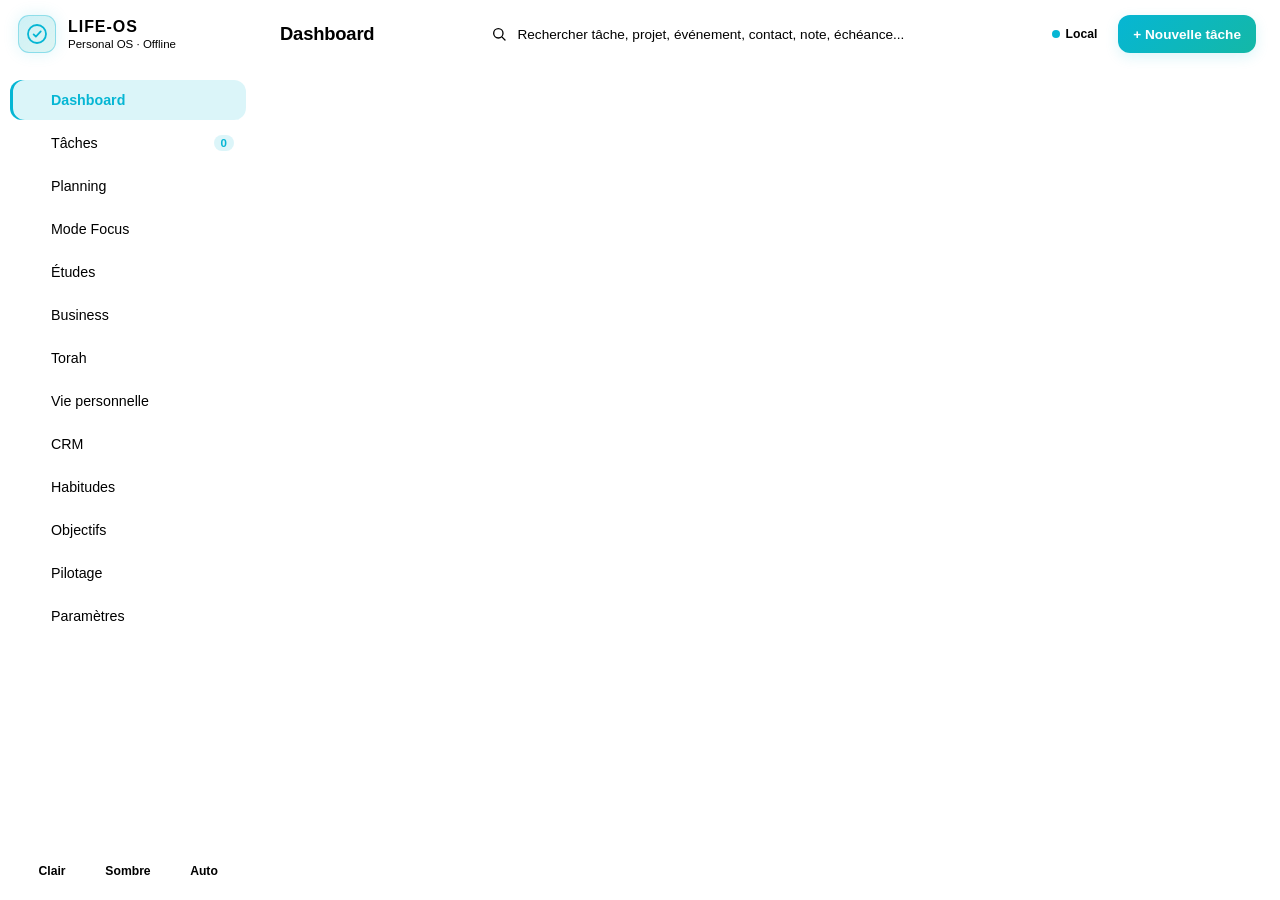
<file: index.html>
<!DOCTYPE html>
<html lang="fr">
<head>
  <meta charset="UTF-8" />
  <meta name="viewport" content="width=device-width, initial-scale=1.0, viewport-fit=cover" />
  <meta name="theme-color" content="#06b6d4" />
  <meta name="description" content="LIFE-OS — Système d'exploitation personnel offline-first : tâches, planning intelligent, mode focus, BTS OL, ORPAZ-STYLE, Torah, vie personnelle, CRM hybride et pilotage." />
  <title>LIFE-OS — Système d'Exploitation Personnel</title>
  <link rel="manifest" href="./manifest.json" />
  <link rel="icon" type="image/svg+xml" href="data:image/svg+xml,%3Csvg xmlns='http://www.w3.org/2000/svg' viewBox='0 0 64 64'%3E%3Crect width='64' height='64' rx='14' fill='%23070d1b'/%3E%3Ccircle cx='32' cy='32' r='20' fill='none' stroke='%2306b6d4' stroke-width='4.5'/%3E%3Cpath d='M25 32 L30 37 L40 26' fill='none' stroke='%2322d3ee' stroke-width='4.5' stroke-linecap='round' stroke-linejoin='round'/%3E%3C/svg%3E" />
  <link rel="stylesheet" href="./styles.css" />
</head>
<body>
  <div id="app" class="app-shell">
    <!-- Mobile Sidebar Backdrop -->
    <div id="sidebar-backdrop" class="sidebar-backdrop" aria-hidden="true"></div>

    <!-- Sidebar Navigation -->
    <aside id="sidebar" class="sidebar" aria-label="Navigation principale LIFE-OS">
      <div class="sidebar-header">
        <div class="brand">
          <div class="brand-logo" aria-hidden="true">
            <svg viewBox="0 0 32 32" width="24" height="24" fill="none">
              <circle cx="16" cy="16" r="12" stroke="currentColor" stroke-width="2.4" />
              <path d="M11.5 16.5L14.5 19.5L21 12.5" stroke="currentColor" stroke-width="2.4" stroke-linecap="round" stroke-linejoin="round" />
            </svg>
          </div>
          <div class="brand-text">
            <span class="brand-name">LIFE-OS</span>
            <span class="brand-sub">Personal OS · Offline</span>
          </div>
        </div>
        <button id="btn-close-sidebar" class="icon-btn mobile-only" type="button" aria-label="Fermer le menu">
          <svg viewBox="0 0 24 24" width="20" height="20" fill="none" stroke="currentColor" stroke-width="2">
            <path d="M18 6L6 18M6 6l12 12" stroke-linecap="round" />
          </svg>
        </button>
      </div>

      <nav class="nav-list" role="navigation">
        <button class="nav-item active" data-section="dashboard" type="button">
          <span class="nav-icon" data-icon="dashboard"></span>
          <span class="nav-label">Dashboard</span>
        </button>
        <button class="nav-item" data-section="tasks" type="button">
          <span class="nav-icon" data-icon="tasks"></span>
          <span class="nav-label">Tâches</span>
          <span class="nav-badge" id="badge-tasks-count">0</span>
        </button>
        <button class="nav-item" data-section="planning" type="button">
          <span class="nav-icon" data-icon="planning"></span>
          <span class="nav-label">Planning</span>
        </button>
        <button class="nav-item" data-section="focus" type="button">
          <span class="nav-icon" data-icon="focus"></span>
          <span class="nav-label">Mode Focus</span>
        </button>
        <button class="nav-item" data-section="studies" type="button">
          <span class="nav-icon" data-icon="studies"></span>
          <span class="nav-label">Études</span>
        </button>
        <button class="nav-item" data-section="business" type="button">
          <span class="nav-icon" data-icon="business"></span>
          <span class="nav-label">Business</span>
        </button>
        <button class="nav-item" data-section="torah" type="button">
          <span class="nav-icon" data-icon="torah"></span>
          <span class="nav-label">Torah</span>
        </button>
        <button class="nav-item" data-section="personal" type="button">
          <span class="nav-icon" data-icon="personal"></span>
          <span class="nav-label">Vie personnelle</span>
        </button>
        <button class="nav-item" data-section="crm" type="button">
          <span class="nav-icon" data-icon="crm"></span>
          <span class="nav-label">CRM</span>
        </button>
        <button class="nav-item" data-section="habits" type="button">
          <span class="nav-icon" data-icon="habits"></span>
          <span class="nav-label">Habitudes</span>
        </button>
        <button class="nav-item" data-section="goals" type="button">
          <span class="nav-icon" data-icon="goals"></span>
          <span class="nav-label">Objectifs</span>
        </button>
        <button class="nav-item" data-section="analytics" type="button">
          <span class="nav-icon" data-icon="analytics"></span>
          <span class="nav-label">Pilotage</span>
        </button>
        <button class="nav-item" data-section="settings" type="button">
          <span class="nav-icon" data-icon="settings"></span>
          <span class="nav-label">Paramètres</span>
        </button>
      </nav>

      <div class="sidebar-footer">
        <div class="theme-switcher" role="group" aria-label="Sélection du thème">
          <button type="button" class="theme-btn" data-theme-choice="light" title="Mode clair" aria-label="Mode clair">Clair</button>
          <button type="button" class="theme-btn" data-theme-choice="dark" title="Mode sombre" aria-label="Mode sombre">Sombre</button>
          <button type="button" class="theme-btn" data-theme-choice="auto" title="Mode automatique" aria-label="Mode automatique">Auto</button>
        </div>
      </div>
    </aside>

    <!-- Main Workspace -->
    <div class="main-wrapper">
      <!-- Top Bar -->
      <header class="topbar">
        <div class="topbar-left">
          <button id="btn-open-sidebar" class="icon-btn mobile-only" type="button" aria-label="Ouvrir le menu">
            <svg viewBox="0 0 24 24" width="22" height="22" fill="none" stroke="currentColor" stroke-width="2">
              <path d="M3 12h18M3 6h18M3 18h18" stroke-linecap="round" />
            </svg>
          </button>
          <div class="page-title-wrap">
            <h1 id="topbar-title" class="page-title">Dashboard</h1>
            <span id="topbar-date" class="topbar-date"></span>
          </div>
        </div>

        <div class="topbar-center">
          <div class="global-search-box">
            <svg class="search-icon" viewBox="0 0 24 24" width="16" height="16" fill="none" stroke="currentColor" stroke-width="2">
              <circle cx="11" cy="11" r="7" />
              <path d="M21 21l-4.35-4.35" stroke-linecap="round" />
            </svg>
            <input
              id="global-search-input"
              type="search"
              placeholder="Rechercher tâche, projet, événement, contact, note, échéance..."
              aria-label="Recherche globale dans LIFE-OS"
              autocomplete="off"
            />
            <button id="btn-clear-search" class="clear-search-btn hidden" type="button" aria-label="Effacer la recherche">×</button>
          </div>
          <div id="global-search-results" class="search-dropdown hidden" role="region" aria-label="Résultats de recherche globale"></div>
        </div>

        <div class="topbar-right">
          <div id="network-status-pill" class="status-pill" title="État de connexion réseau et stockage local">
            <span class="status-dot"></span>
            <span id="network-status-text">Local</span>
          </div>
          <button id="btn-topbar-new-task" class="btn btn-primary" type="button">
            <span>+ Nouvelle tâche</span>
          </button>
        </div>
      </header>

      <!-- Content Area -->
      <main id="main-content" class="main-content" tabindex="-1">
        <!-- Sections dynamically rendered & managed by app.js -->
        <section id="section-dashboard" class="view-section active" aria-labelledby="topbar-title"></section>
        <section id="section-tasks" class="view-section" aria-label="Tâches"></section>
        <section id="section-planning" class="view-section" aria-label="Planning"></section>
        <section id="section-focus" class="view-section" aria-label="Mode Focus"></section>
        <section id="section-studies" class="view-section" aria-label="Études BTS OL"></section>
        <section id="section-business" class="view-section" aria-label="Business ORPAZ-STYLE"></section>
        <section id="section-torah" class="view-section" aria-label="Torah"></section>
        <section id="section-personal" class="view-section" aria-label="Vie personnelle"></section>
        <section id="section-crm" class="view-section" aria-label="CRM Hybride"></section>
        <section id="section-habits" class="view-section" aria-label="Habitudes"></section>
        <section id="section-goals" class="view-section" aria-label="Objectifs"></section>
        <section id="section-analytics" class="view-section" aria-label="Pilotage et Statistiques"></section>
        <section id="section-settings" class="view-section" aria-label="Paramètres"></section>
      </main>

      <!-- Mobile Bottom Navigation -->
      <nav class="mobile-bottom-nav mobile-only" aria-label="Navigation rapide mobile">
        <button class="bottom-nav-btn active" data-section="dashboard" type="button">
          <span class="bnav-icon" data-icon="dashboard"></span>
          <span>Accueil</span>
        </button>
        <button class="bottom-nav-btn" data-section="tasks" type="button">
          <span class="bnav-icon" data-icon="tasks"></span>
          <span>Tâches</span>
        </button>
        <button class="bottom-nav-btn" data-section="planning" type="button">
          <span class="bnav-icon" data-icon="planning"></span>
          <span>Planning</span>
        </button>
        <button class="bottom-nav-btn" data-section="focus" type="button">
          <span class="bnav-icon" data-icon="focus"></span>
          <span>Focus</span>
        </button>
        <button class="bottom-nav-btn" id="btn-mobile-more" type="button">
          <span class="bnav-icon" data-icon="more"></span>
          <span>Plus</span>
        </button>
      </nav>
    </div>
  </div>

  <!-- Modal Container -->
  <div id="modal-overlay" class="modal-overlay hidden" role="dialog" aria-modal="true" aria-labelledby="modal-title">
    <div class="modal-card">
      <div class="modal-header">
        <h2 id="modal-title" class="modal-title">Action</h2>
        <button id="btn-close-modal" class="icon-btn" type="button" aria-label="Fermer la fenêtre">
          <svg viewBox="0 0 24 24" width="20" height="20" fill="none" stroke="currentColor" stroke-width="2">
            <path d="M18 6L6 18M6 6l12 12" stroke-linecap="round" />
          </svg>
        </button>
      </div>
      <div id="modal-body" class="modal-body"></div>
      <div id="modal-footer" class="modal-footer"></div>
    </div>
  </div>

  <!-- Toast Container -->
  <div id="toast-container" class="toast-container" aria-live="polite"></div>

  <script src="./app.js" defer></script>
</body>
</html>
</file>
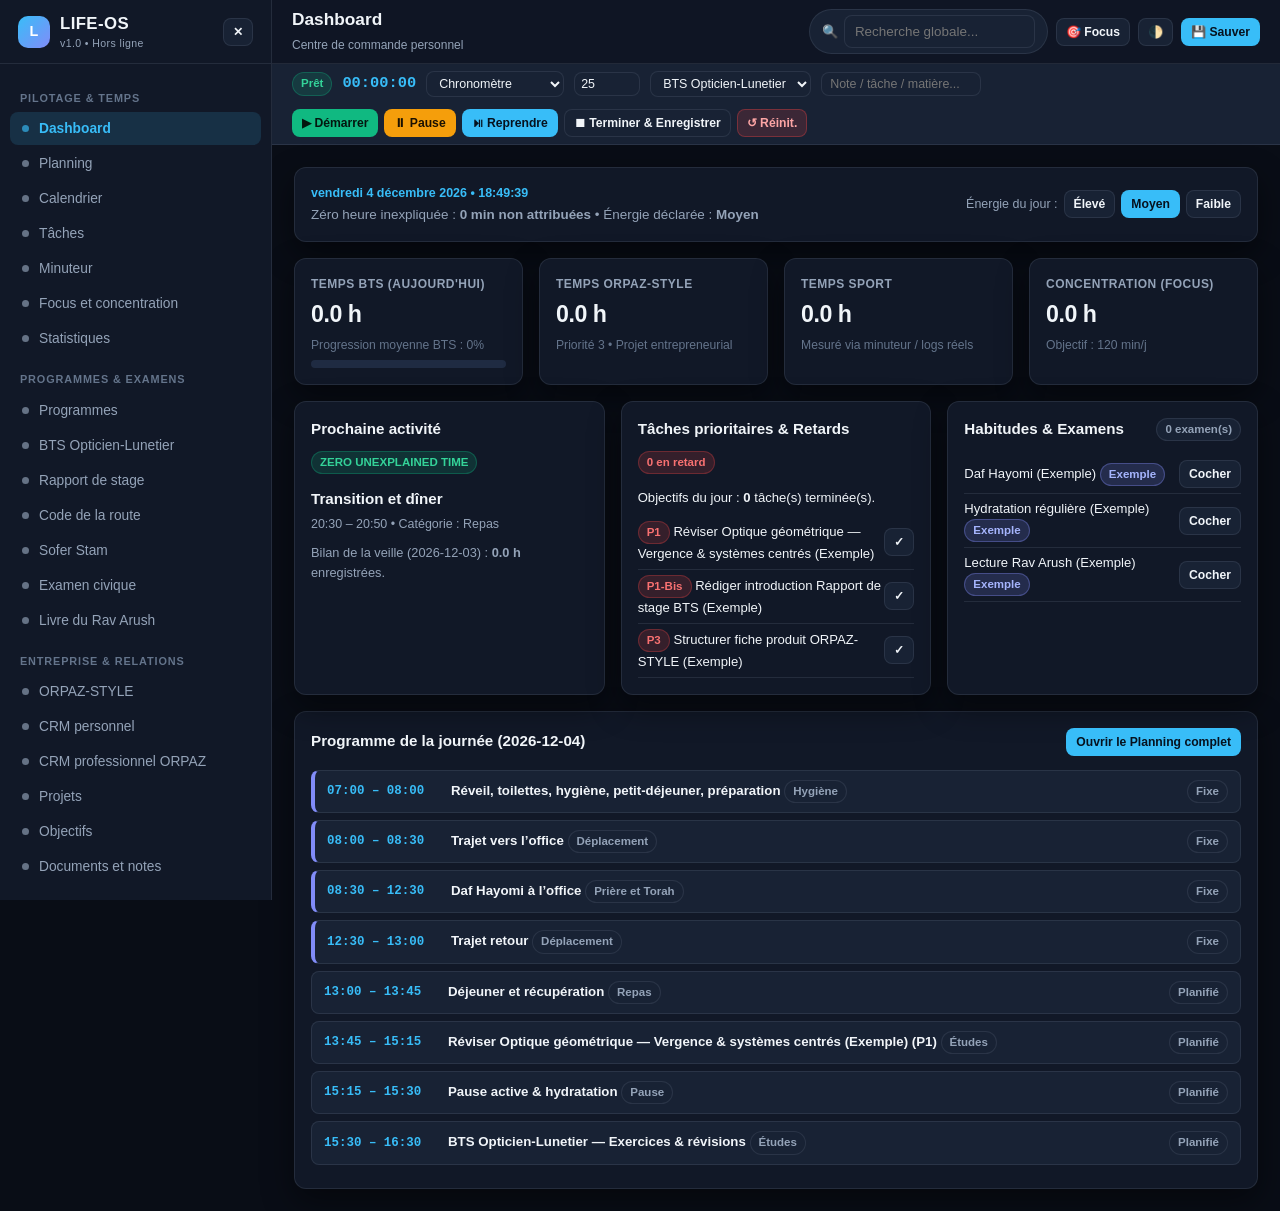
<file: LIFE-OS (1).html>
<!DOCTYPE html>
<html lang="fr" data-theme="dark">
<head>
<meta charset="UTF-8">
<meta name="viewport" content="width=device-width, initial-scale=1.0, maximum-scale=5.0">
<title>LIFE-OS — Système de Gestion de Vie, Études & Entrepreneuriat</title>
<style>
  :root {
    --bg-app: #090d16;
    --bg-surface: #111827;
    --bg-surface-2: #182234;
    --bg-surface-3: #1f2b42;
    --bg-glass: rgba(17, 24, 39, 0.85);
    --text-main: #f1f5f9;
    --text-muted: #94a3b8;
    --text-dim: #64748b;
    --border-color: rgba(148, 163, 184, 0.14);
    --border-strong: rgba(148, 163, 184, 0.28);
    --accent: #38bdf8;
    --accent-2: #818cf8;
    --accent-gold: #f59e0b;
    --success: #10b981;
    --warning: #f59e0b;
    --danger: #ef4444;
    --info: #38bdf8;
    --shadow: 0 12px 32px rgba(0, 0, 0, 0.45);
    --radius-sm: 8px;
    --radius-md: 12px;
    --radius-lg: 16px;
    --radius-xl: 20px;
    --sidebar-w: 272px;
    --topbar-h: 64px;
    --font-sans: 'Inter', -apple-system, BlinkMacSystemFont, 'Segoe UI', Roboto, sans-serif;
    --font-mono: ui-monospace, SFMono-Regular, Menlo, Monaco, Consolas, monospace;
  }

  [data-theme="light"] {
    --bg-app: #f1f5f9;
    --bg-surface: #ffffff;
    --bg-surface-2: #f8fafc;
    --bg-surface-3: #e2e8f0;
    --bg-glass: rgba(255, 255, 255, 0.88);
    --text-main: #0f172a;
    --text-muted: #475569;
    --text-dim: #64748b;
    --border-color: rgba(15, 23, 42, 0.1);
    --border-strong: rgba(15, 23, 42, 0.22);
    --accent: #0284c7;
    --accent-2: #4f46e5;
    --accent-gold: #d97706;
    --success: #059669;
    --warning: #d97706;
    --danger: #dc2626;
    --info: #0284c7;
    --shadow: 0 8px 24px rgba(15, 23, 42, 0.08);
  }

  * { box-sizing: border-box; margin: 0; padding: 0; }
  html, body { height: 100%; font-family: var(--font-sans); background: var(--bg-app); color: var(--text-main); line-height: 1.5; -webkit-tap-highlight-color: transparent; }
  button, input, select, textarea { font-family: inherit; color: inherit; }
  button { cursor: pointer; background: none; border: none; }
  a { color: var(--accent); text-decoration: none; }
  code, pre, .mono { font-family: var(--font-mono); }

  /* Scrollbars */
  ::-webkit-scrollbar { width: 7px; height: 7px; }
  ::-webkit-scrollbar-track { background: transparent; }
  ::-webkit-scrollbar-thumb { background: rgba(148, 163, 184, 0.25); border-radius: 99px; }
  ::-webkit-scrollbar-thumb:hover { background: rgba(148, 163, 184, 0.45); }

  /* Layout */
  .app-shell { display: flex; min-height: 100vh; width: 100%; }
  .sidebar {
    width: var(--sidebar-w);
    background: var(--bg-surface);
    border-right: 1px solid var(--border-color);
    display: flex;
    flex-direction: column;
    position: fixed;
    top: 0; left: 0; bottom: 0;
    z-index: 40;
    transition: transform 0.25s ease;
  }
  .sidebar-header {
    height: var(--topbar-h);
    padding: 0 18px;
    display: flex;
    align-items: center;
    justify-content: space-between;
    border-bottom: 1px solid var(--border-color);
  }
  .brand { display: flex; align-items: center; gap: 10px; font-weight: 800; font-size: 1.05rem; letter-spacing: 0.4px; }
  .brand-badge {
    width: 32px; height: 32px; border-radius: 10px;
    background: linear-gradient(135deg, var(--accent), var(--accent-2));
    display: grid; place-items: center; color: #fff; font-weight: 900; font-size: 0.9rem;
  }
  .sidebar-nav { flex: 1; overflow-y: auto; padding: 12px 10px; }
  .nav-group-label {
    font-size: 0.68rem; font-weight: 700; text-transform: uppercase;
    letter-spacing: 0.08em; color: var(--text-dim); padding: 14px 10px 6px;
  }
  .nav-item {
    width: 100%; display: flex; align-items: center; gap: 10px;
    padding: 9px 12px; border-radius: var(--radius-sm); font-size: 0.86rem;
    color: var(--text-muted); text-align: left; transition: all 0.15s ease; margin-bottom: 2px;
  }
  .nav-item:hover { background: var(--bg-surface-2); color: var(--text-main); }
  .nav-item.active {
    background: rgba(56, 189, 248, 0.14); color: var(--accent); font-weight: 600;
  }
  .nav-dot { width: 7px; height: 7px; border-radius: 50%; background: currentColor; opacity: 0.65; flex-shrink: 0; }

  .main-wrapper { flex: 1; margin-left: var(--sidebar-w); display: flex; flex-direction: column; min-width: 0; }

  /* Topbar & Persistent Timer Bar */
  .topbar {
    height: var(--topbar-h);
    background: var(--bg-glass);
    backdrop-filter: blur(14px);
    border-bottom: 1px solid var(--border-color);
    padding: 0 20px;
    display: flex; align-items: center; justify-content: space-between; gap: 12px;
    position: sticky; top: 0; z-index: 30;
  }
  .topbar-left { display: flex; align-items: center; gap: 12px; min-width: 0; }
  .menu-toggle {
    display: none; width: 38px; height: 38px; border-radius: var(--radius-sm);
    align-items: center; justify-content: center; background: var(--bg-surface-2);
    border: 1px solid var(--border-color); font-size: 1.1rem;
  }
  .page-title-wrap h1 { font-size: 1.08rem; font-weight: 700; white-space: nowrap; overflow: hidden; text-overflow: ellipsis; }
  .page-title-wrap span { font-size: 0.75rem; color: var(--text-muted); }

  .topbar-right { display: flex; align-items: center; gap: 8px; flex-wrap: wrap; }
  .search-box {
    display: flex; align-items: center; gap: 6px;
    background: var(--bg-surface-2); border: 1px solid var(--border-color);
    border-radius: 99px; padding: 5px 12px; font-size: 0.82rem;
  }
  .search-box input { background: transparent; border: none; outline: none; width: 170px; font-size: 0.82rem; }
  .search-box input:focus { width: 220px; }

  /* Persistent Global Timer Pill */
  .global-timer-bar {
    background: var(--bg-surface-2);
    border-bottom: 1px solid var(--border-color);
    padding: 7px 20px;
    display: flex; align-items: center; justify-content: space-between; gap: 12px; flex-wrap: wrap;
    font-size: 0.82rem;
  }
  .timer-readout { font-family: var(--font-mono); font-weight: 700; font-size: 0.96rem; color: var(--accent); }
  .timer-controls { display: flex; align-items: center; gap: 6px; flex-wrap: wrap; }

  /* Content */
  .content-area { padding: 22px; max-width: 1560px; width: 100%; margin: 0 auto; flex: 1; }

  /* Cards, Buttons, Badges, Inputs */
  .card {
    background: var(--bg-surface); border: 1px solid var(--border-color);
    border-radius: var(--radius-md); padding: 16px; box-shadow: var(--shadow);
  }
  .card-header { display: flex; align-items: center; justify-content: space-between; gap: 10px; margin-bottom: 14px; flex-wrap: wrap; }
  .card-title { font-size: 0.95rem; font-weight: 700; display: flex; align-items: center; gap: 8px; }
  .card-sub { font-size: 0.78rem; color: var(--text-muted); }

  .grid { display: grid; gap: 16px; }
  .grid-2 { grid-template-columns: repeat(2, minmax(0, 1fr)); }
  .grid-3 { grid-template-columns: repeat(3, minmax(0, 1fr)); }
  .grid-4 { grid-template-columns: repeat(4, minmax(0, 1fr)); }

  .kpi-val { font-size: 1.45rem; font-weight: 800; letter-spacing: -0.02em; margin: 4px 0; }
  .kpi-label { font-size: 0.75rem; color: var(--text-muted); text-transform: uppercase; letter-spacing: 0.04em; font-weight: 600; }
  .kpi-meta { font-size: 0.76rem; color: var(--text-dim); }

  .btn {
    display: inline-flex; align-items: center; justify-content: center; gap: 6px;
    padding: 7px 13px; border-radius: var(--radius-sm); font-size: 0.82rem; font-weight: 600;
    border: 1px solid var(--border-color); background: var(--bg-surface-2); color: var(--text-main);
    transition: all 0.15s ease; min-height: 34px;
  }
  .btn:hover { border-color: var(--border-strong); background: var(--bg-surface-3); }
  .btn-primary { background: var(--accent); color: #06121f; border-color: transparent; }
  .btn-primary:hover { opacity: 0.92; background: var(--accent); }
  .btn-success { background: var(--success); color: #04160f; border-color: transparent; }
  .btn-warning { background: var(--warning); color: #1a1102; border-color: transparent; }
  .btn-danger { background: rgba(239, 68, 68, 0.16); color: #fca5a5; border-color: rgba(239, 68, 68, 0.35); }
  [data-theme="light"] .btn-danger { color: #b91c1c; }
  .btn-sm { padding: 4px 9px; font-size: 0.76rem; min-height: 28px; }

  .badge {
    display: inline-flex; align-items: center; gap: 4px; padding: 2px 8px;
    border-radius: 99px; font-size: 0.72rem; font-weight: 600;
    background: var(--bg-surface-2); color: var(--text-muted); border: 1px solid var(--border-color);
  }
  .badge-p1 { background: rgba(239, 68, 68, 0.16); color: #f87171; border-color: rgba(239, 68, 68, 0.3); }
  .badge-p2 { background: rgba(245, 158, 11, 0.16); color: #fbbf24; border-color: rgba(245, 158, 11, 0.3); }
  .badge-p3 { background: rgba(56, 189, 248, 0.16); color: #38bdf8; border-color: rgba(56, 189, 248, 0.3); }
  .badge-ok { background: rgba(16, 185, 129, 0.16); color: #34d399; border-color: rgba(16, 185, 129, 0.3); }
  .badge-demo { background: rgba(129, 140, 248, 0.18); color: #a5b4fc; border-color: rgba(129, 140, 248, 0.35); }

  input[type="text"], input[type="number"], input[type="date"], input[type="time"], input[type="email"], select, textarea {
    width: 100%; background: var(--bg-surface-2); border: 1px solid var(--border-color);
    border-radius: var(--radius-sm); padding: 8px 10px; font-size: 0.84rem; outline: none;
  }
  input:focus, select:focus, textarea:focus { border-color: var(--accent); }
  textarea { min-height: 76px; resize: vertical; }

  .form-grid { display: grid; grid-template-columns: repeat(auto-fit, minmax(180px, 1fr)); gap: 10px; }
  .field { display: flex; flex-direction: column; gap: 4px; }
  .field label { font-size: 0.75rem; font-weight: 600; color: var(--text-muted); }

  .table-wrap { overflow-x: auto; }
  table { width: 100%; border-collapse: collapse; font-size: 0.83rem; }
  th, td { padding: 9px 10px; border-bottom: 1px solid var(--border-color); text-align: left; vertical-align: top; }
  th { font-size: 0.73rem; text-transform: uppercase; letter-spacing: 0.05em; color: var(--text-muted); background: var(--bg-surface-2); }

  .progress-bar { width: 100%; height: 8px; background: var(--bg-surface-3); border-radius: 99px; overflow: hidden; }
  .progress-fill { height: 100%; background: linear-gradient(90deg, var(--accent), var(--success)); transition: width 0.25s ease; }

  /* Kanban */
  .kanban-board { display: grid; grid-template-columns: repeat(3, minmax(260px, 1fr)); gap: 14px; overflow-x: auto; }
  .kanban-col { background: var(--bg-surface-2); border: 1px solid var(--border-color); border-radius: var(--radius-md); padding: 12px; }
  .kanban-col-title { font-weight: 700; font-size: 0.84rem; margin-bottom: 10px; display: flex; justify-content: space-between; }
  .kanban-item { background: var(--bg-surface); border: 1px solid var(--border-color); border-radius: var(--radius-sm); padding: 10px; margin-bottom: 8px; }

  /* Timeline / Schedule */
  .slot-row {
    display: grid; grid-template-columns: 112px 1fr auto; gap: 12px; align-items: center;
    padding: 9px 12px; border-radius: var(--radius-sm); border: 1px solid var(--border-color);
    background: var(--bg-surface-2); margin-bottom: 7px; font-size: 0.83rem;
  }
  .slot-time { font-family: var(--font-mono); font-size: 0.78rem; font-weight: 700; color: var(--accent); }
  .slot-fixed { border-left: 4px solid var(--accent-2); }
  .slot-gap { border-left: 4px dashed var(--warning); background: rgba(245, 158, 11, 0.08); }
  .slot-done { opacity: 0.75; }

  /* Modal & Toast */
  .modal-backdrop {
    position: fixed; inset: 0; background: rgba(0, 0, 0, 0.65); backdrop-filter: blur(4px);
    display: none; align-items: center; justify-content: center; z-index: 100; padding: 16px;
  }
  .modal-backdrop.open { display: flex; }
  .modal-box {
    background: var(--bg-surface); border: 1px solid var(--border-strong); border-radius: var(--radius-lg);
    max-width: 640px; width: 100%; max-height: 88vh; overflow-y: auto; padding: 20px; box-shadow: var(--shadow);
  }
  .toast-container { position: fixed; bottom: 20px; right: 20px; z-index: 120; display: flex; flex-direction: column; gap: 8px; max-width: 360px; }
  .toast {
    background: var(--bg-surface-3); border: 1px solid var(--border-strong); border-left: 4px solid var(--accent);
    border-radius: var(--radius-sm); padding: 10px 14px; font-size: 0.82rem; box-shadow: var(--shadow);
  }

  /* Focus Mode Overlay */
  .focus-overlay {
    position: fixed; inset: 0; background: var(--bg-app); z-index: 90;
    display: none; flex-direction: column; align-items: center; justify-content: center; padding: 24px; text-align: center;
  }
  .focus-overlay.active { display: flex; }
  .focus-clock { font-family: var(--font-mono); font-size: clamp(3rem, 10vw, 6rem); font-weight: 800; color: var(--accent); margin: 16px 0; }

  .sidebar-overlay { display: none; position: fixed; inset: 0; background: rgba(0,0,0,0.55); z-index: 35; }

  @media (max-width: 1024px) {
    .grid-4 { grid-template-columns: repeat(2, minmax(0, 1fr)); }
    .grid-3 { grid-template-columns: repeat(2, minmax(0, 1fr)); }
  }
  @media (max-width: 820px) {
    .sidebar { transform: translateX(-100%); }
    .sidebar.open { transform: translateX(0); }
    .sidebar-overlay.open { display: block; }
    .main-wrapper { margin-left: 0; }
    .menu-toggle { display: inline-flex; }
    .grid-2, .grid-3, .grid-4 { grid-template-columns: 1fr; }
    .search-box input { width: 110px; }
    .search-box input:focus { width: 140px; }
    .content-area { padding: 14px; }
  }
</style>
</head>
<body>
<div class="sidebar-overlay" id="sidebarOverlay" onclick="NavigationManager.closeMobileMenu()"></div>

<div class="app-shell">
  <!-- SIDEBAR -->
  <aside class="sidebar" id="sidebar">
    <div class="sidebar-header">
      <div class="brand">
        <div class="brand-badge">L</div>
        <div>
          <div>LIFE-OS</div>
          <div style="font-size:0.66rem;font-weight:500;color:var(--text-muted)">v1.0 • Hors ligne</div>
        </div>
      </div>
      <button class="btn btn-sm" onclick="NavigationManager.closeMobileMenu()" title="Fermer">✕</button>
    </div>
    <nav class="sidebar-nav" id="sidebarNav"></nav>
  </aside>

  <!-- MAIN -->
  <div class="main-wrapper">
    <!-- TOPBAR -->
    <header class="topbar">
      <div class="topbar-left">
        <button class="menu-toggle" onclick="NavigationManager.toggleMobileMenu()" aria-label="Menu">☰</button>
        <div class="page-title-wrap">
          <h1 id="pageTitle">Dashboard</h1>
          <span id="pageSubtitle">Centre de commande personnel</span>
        </div>
      </div>
      <div class="topbar-right">
        <div class="search-box">
          <span>🔍</span>
          <input type="text" id="globalSearchInput" placeholder="Recherche globale..." oninput="NavigationManager.handleGlobalSearch(this.value)">
        </div>
        <button class="btn btn-sm" onclick="FocusManager.enterFocusMode()" title="Mode Concentration">🎯 Focus</button>
        <button class="btn btn-sm" onclick="SettingsManager.toggleTheme()" title="Clair / Sombre">🌓</button>
        <button class="btn btn-sm btn-primary" onclick="BackupManager.quickManualBackup()" title="Sauvegarde locale">💾 Sauver</button>
      </div>
    </header>

    <!-- PERSISTENT GLOBAL TIMER BAR -->
    <div class="global-timer-bar" id="globalTimerBar">
      <div style="display:flex;align-items:center;gap:10px;flex-wrap:wrap;">
        <span class="badge badge-ok" id="timerStatusBadge">Prêt</span>
        <span class="timer-readout" id="globalTimerDisplay">00:00:00</span>
        <select id="timerModeSelect" style="width:auto;padding:4px 8px;font-size:0.78rem;" onchange="TimerManager.setMode(this.value)">
          <option value="stopwatch">Chronomètre</option>
          <option value="countdown">Compte à rebours</option>
          <option value="pomodoro">Pomodoro (25m)</option>
        </select>
        <input type="number" id="timerDurationMin" value="25" min="1" max="300" style="width:66px;padding:4px 6px;font-size:0.78rem;" title="Durée (min)">
        <select id="timerCategorySelect" style="width:auto;padding:4px 8px;font-size:0.78rem;">
          <option value="BTS Opticien-Lunetier">BTS Opticien-Lunetier</option>
          <option value="Rapport de stage">Rapport de stage</option>
          <option value="ORPAZ-STYLE">ORPAZ-STYLE</option>
          <option value="Code de la route">Code de la route</option>
          <option value="Sofer Stam">Sofer Stam</option>
          <option value="Examen civique">Examen civique</option>
          <option value="Lecture">Lecture (Rav Arush)</option>
          <option value="Sport">Sport</option>
          <option value="Autre activité">Autre activité</option>
        </select>
        <input type="text" id="timerNoteInput" placeholder="Note / tâche / matière..." style="width:160px;padding:4px 8px;font-size:0.78rem;">
      </div>
      <div class="timer-controls">
        <button class="btn btn-sm btn-success" id="btnTimerStart" onclick="TimerManager.start()">▶ Démarrer</button>
        <button class="btn btn-sm btn-warning" onclick="TimerManager.pause()">⏸ Pause</button>
        <button class="btn btn-sm btn-primary" onclick="TimerManager.resume()">⏯ Reprendre</button>
        <button class="btn btn-sm" onclick="TimerManager.stopAndSave()">⏹ Terminer & Enregistrer</button>
        <button class="btn btn-sm btn-danger" onclick="TimerManager.reset()">↺ Réinit.</button>
      </div>
    </div>

    <!-- MAIN CONTENT -->
    <main class="content-area" id="appContent"></main>
  </div>
</div>

<!-- FOCUS MODE OVERLAY -->
<div class="focus-overlay" id="focusOverlay">
  <span class="badge badge-p3">MODE CONCENTRATION ACTIF</span>
  <h2 id="focusTaskLabel" style="font-size:1.5rem;margin-top:12px;">Session de concentration</h2>
  <p id="focusGoalLabel" style="color:var(--text-muted);max-width:520px;margin-top:6px;"></p>
  <div class="focus-clock" id="focusOverlayClock">25:00</div>
  <div style="display:flex;gap:10px;flex-wrap:wrap;justify-content:center;">
    <button class="btn btn-success" onclick="TimerManager.start()">▶ Démarrer</button>
    <button class="btn btn-warning" onclick="TimerManager.pause()">⏸ Pause</button>
    <button class="btn btn-primary" onclick="FocusManager.openPostSessionModal()">✓ Clôturer session</button>
    <button class="btn" onclick="FocusManager.exitFocusMode()">Quitter le mode Focus</button>
  </div>
</div>

<!-- MODAL -->
<div class="modal-backdrop" id="modalBackdrop" onclick="if(event.target===this)UI.closeModal()">
  <div class="modal-box" id="modalBox"></div>
</div>

<!-- TOASTS -->
<div class="toast-container" id="toastContainer"></div>

<script>
/* ============================================================================
   LIFE-OS ARCHITECTURE MODULES
   - DatabaseManager (IndexedDB + Schema Version & Migrations)
   - SettingsManager (LocalStorage + Fixed Schedule + Shabbat/Holidays + Energy)
   - NavigationManager (24 views + Global Search + Responsive Menu)
   - DashboardManager (Live Clock, KPIs, Zero Unexplained Time, Progress)
   - PlanningEngine (Full waking-day engine, fixed slots, smart evening rotation, gaps)
   - TaskManager (Tasks, Subtasks, Recurrence, Statuses, List / Kanban / Calendar)
   - CalendarManager (Day / Week / Month / Chronological + Shabbat/Unavailability)
   - StudyManager (BTS subjects, weighted grades, spaced repetition, Rapport de stage,
                   Code/Permis B, Sofer Stam, Examen civique, Rav Arush)
   - CRMManager (Strict separation: Personal CRM vs ORPAZ-STYLE CRM + voluntary link)
   - ProjectManager (Projects, Milestones, Objectives across all horizons, Docs/Notes)
   - TimerManager (Timestamp-based persistent timer across navigation/reload/background)
   - FocusManager (Pomodoro/25/45/60/90/custom, pre/post session, focus mode, reminders)
   - BackupManager (Full/Selective JSON export, validate, dedup, preview, auto/manual, history)
   - StatisticsManager (SVG charts, real measured time vs habits, daily/weekly recap)
   - NotificationManager (In-app reminders, hydration/movement/break prompts, browser notif if granted)
   ============================================================================ */

const SCHEMA_VERSION = 1;
const DB_NAME = 'LifeOS_DB_v1';

const FIXED_SCHEDULE_DEFAULT = [
  { id: 'fix-1', start: '07:00', end: '08:00', label: 'Réveil, toilettes, hygiène, petit-déjeuner, préparation', category: 'Hygiène', protected: true },
  { id: 'fix-2', start: '08:00', end: '08:30', label: 'Trajet vers l’office', category: 'Déplacement', protected: true },
  { id: 'fix-3', start: '08:30', end: '12:30', label: 'Daf Hayomi à l’office', category: 'Prière et Torah', protected: true },
  { id: 'fix-4', start: '12:30', end: '13:00', label: 'Trajet retour', category: 'Déplacement', protected: true },
  { id: 'fix-5', start: '18:30', end: '20:30', label: 'Cours de Torah et Arvit', category: 'Prière et Torah', protected: true },
  { id: 'fix-6', start: '23:15', end: '23:30', label: 'Préparation au sommeil', category: 'Préparation personnelle', protected: true },
  { id: 'fix-7', start: '23:30', end: '23:59', label: 'Coucher (sommeil protégé)', category: 'Récupération', protected: true }
];

const CATEGORIES_ALL = [
  'Études', 'Travail', 'Entreprise', 'Prière et Torah', 'Déplacement',
  'Repas', 'Sport', 'Douche', 'Hygiène', 'Préparation personnelle',
  'Pause', 'Récupération', 'Lecture', 'Temps personnel', 'Organisation du lendemain'
];

const BTS_SUBJECTS_DEFAULT = [
  { name: 'Analyse de la vision', coeff: 4, difficulty: 'Élevée', progress: 0, grades: [], weakPoints: '', skills: '', nextReview: '' },
  { name: 'Optique géométrique', coeff: 4, difficulty: 'Élevée', progress: 0, grades: [], weakPoints: '', skills: '', nextReview: '' },
  { name: 'Optique physique', coeff: 3, difficulty: 'Élevée', progress: 0, grades: [], weakPoints: '', skills: '', nextReview: '' },
  { name: 'Gestion', coeff: 2, difficulty: 'Moyenne', progress: 0, grades: [], weakPoints: '', skills: '', nextReview: '' },
  { name: 'Économie-droit', coeff: 2, difficulty: 'Moyenne', progress: 0, grades: [], weakPoints: '', skills: '', nextReview: '' },
  { name: 'Étude technique des systèmes optiques (ETSO)', coeff: 4, difficulty: 'Élevée', progress: 0, grades: [], weakPoints: '', skills: '', nextReview: '' }
];

const STORES = [
  'tasks', 'events', 'timeLogs', 'studyItems', 'internshipSections',
  'codeSessions', 'soferItems', 'civicItems', 'books', 'orpazProducts',
  'orpazOrders', 'orpazAgreements', 'orpazSessions', 'personalCrm',
  'orpazCrm', 'projects', 'objectives', 'documents', 'sportSessions',
  'habits', 'focusSessions', 'backups', 'blackoutDates'
];

const UI = {
  toast(msg, type = 'info') {
    const c = document.getElementById('toastContainer');
    const el = document.createElement('div');
    el.className = 'toast';
    if (type === 'danger') el.style.borderLeftColor = 'var(--danger)';
    if (type === 'success') el.style.borderLeftColor = 'var(--success)';
    el.textContent = msg;
    c.appendChild(el);
    setTimeout(() => { el.style.opacity = '0'; setTimeout(() => el.remove(), 250); }, 3600);
  },
  openModal(html) {
    document.getElementById('modalBox').innerHTML = html;
    document.getElementById('modalBackdrop').classList.add('open');
  },
  closeModal() {
    document.getElementById('modalBackdrop').classList.remove('open');
  },
  confirm(title, message, onConfirm) {
    UI.openModal(`
      <h3 style="font-size:1.05rem;font-weight:700;margin-bottom:8px;">${esc(title)}</h3>
      <p style="font-size:0.86rem;color:var(--text-muted);margin-bottom:18px;">${esc(message)}</p>
      <div style="display:flex;gap:8px;justify-content:flex-end;">
        <button class="btn" onclick="UI.closeModal()">Annuler</button>
        <button class="btn btn-danger" id="confirmActionBtn">Confirmer</button>
      </div>
    `);
    document.getElementById('confirmActionBtn').onclick = () => { UI.closeModal(); onConfirm(); };
  },
  todayStr() {
    const d = new Date();
    return d.toISOString().slice(0, 10);
  },
  nowTimeStr() {
    const d = new Date();
    return d.toTimeString().slice(0, 5);
  },
  timeToMin(t) {
    if (!t || !t.includes(':')) return 0;
    const [h, m] = t.split(':').map(Number);
    return h * 60 + m;
  },
  minToTime(m) {
    const clamped = Math.max(0, Math.min(1439, Math.round(m)));
    const hh = String(Math.floor(clamped / 60)).padStart(2, '0');
    const mm = String(clamped % 60).padStart(2, '0');
    return `${hh}:${mm}`;
  },
  formatDurationSec(sec) {
    const s = Math.max(0, Math.floor(sec || 0));
    const h = Math.floor(s / 3600);
    const m = Math.floor((s % 3600) / 60);
    const r = s % 60;
    return [h, m, r].map(v => String(v).padStart(2, '0')).join(':');
  },
  formatHoursFromSec(sec) {
    return ((sec || 0) / 3600).toFixed(1) + ' h';
  },
  uid(prefix = 'id') {
    return `${prefix}_${Date.now().toString(36)}_${Math.random().toString(36).slice(2, 7)}`;
  }
};

function esc(s) {
  return String(s ?? '').replace(/[&<>"']/g, c => ({ '&': '&amp;', '<': '&lt;', '>': '&gt;', '"': '&quot;', "'": '&#39;' }[c]));
}

/* ============================================================================
   1. DatabaseManager (IndexedDB + Schema Version & Migrations)
   ============================================================================ */
const DatabaseManager = {
  db: null,
  async init() {
    return new Promise((resolve, reject) => {
      const req = indexedDB.open(DB_NAME, SCHEMA_VERSION);
      req.onupgradeneeded = (e) => {
        const db = e.target.result;
        const oldVersion = e.oldVersion;
        STORES.forEach(storeName => {
          if (!db.objectStoreNames.contains(storeName)) {
            db.createObjectStore(storeName, { keyPath: 'id' });
          }
        });
        this.runMigrations(db, e.target.transaction, oldVersion, SCHEMA_VERSION);
      };
      req.onsuccess = (e) => {
        this.db = e.target.result;
        resolve(this.db);
      };
      req.onerror = (e) => reject(e.target.error);
    });
  },
  runMigrations(db, tx, fromV, toV) {
    // Hook for deterministic schema migrations across versions
    if (fromV > 0 && fromV < toV) {
      console.info(`LIFE-OS migration du schéma v${fromV} vers v${toV}`);
    }
  },
  async getAll(storeName) {
    return new Promise((resolve, reject) => {
      const tx = this.db.transaction(storeName, 'readonly');
      const req = tx.objectStore(storeName).getAll();
      req.onsuccess = () => resolve(req.result || []);
      req.onerror = () => reject(req.error);
    });
  },
  async put(storeName, item) {
    if (!item.id) item.id = UI.uid(storeName);
    item.updatedAt = new Date().toISOString();
    return new Promise((resolve, reject) => {
      const tx = this.db.transaction(storeName, 'readwrite');
      const req = tx.objectStore(storeName).put(item);
      req.onsuccess = () => resolve(item);
      req.onerror = () => reject(req.error);
    });
  },
  async remove(storeName, id) {
    return new Promise((resolve, reject) => {
      const tx = this.db.transaction(storeName, 'readwrite');
      const req = tx.objectStore(storeName).delete(id);
      req.onsuccess = () => resolve(true);
      req.onerror = () => reject(req.error);
    });
  },
  async clearStore(storeName) {
    return new Promise((resolve, reject) => {
      const tx = this.db.transaction(storeName, 'readwrite');
      const req = tx.objectStore(storeName).clear();
      req.onsuccess = () => resolve(true);
      req.onerror = () => reject(req.error);
    });
  },
  async seedIfEmpty() {
    const existingTasks = await this.getAll('tasks');
    const existingBooks = await this.getAll('books');
    if (existingTasks.length > 0 || existingBooks.length > 0) return;

    const today = UI.todayStr();
    // Données d'exemple clairement marquées isDemo: true
    await this.put('tasks', {
      id: 'demo-t1', title: 'Réviser Optique géométrique — Vergence & systèmes centrés (Exemple)',
      description: 'Exemple de tâche prioritaire BTS Opticien-Lunetier.',
      priority: 'P1', category: 'Études', program: 'BTS Opticien-Lunetier', project: 'BTS 2027',
      createdAt: today, dueDate: today, estMin: 60, actualMin: 0,
      status: 'À faire', subtasks: ['Relire fiches', 'Faire 5 exercices'], notes: '', history: [], isDemo: true
    });
    await this.put('tasks', {
      id: 'demo-t2', title: 'Rédiger introduction Rapport de stage BTS (Exemple)',
      description: 'Exemple de tâche Rapport de stage.',
      priority: 'P1-Bis', category: 'Études', program: 'Rapport de stage', project: 'Rapport BTS',
      createdAt: today, dueDate: today, estMin: 45, actualMin: 0,
      status: 'En cours', subtasks: [], notes: '', history: [], isDemo: true
    });
    await this.put('tasks', {
      id: 'demo-t3', title: 'Structurer fiche produit ORPAZ-STYLE (Exemple)',
      description: 'Exemple d’action opérationnelle ORPAZ-STYLE.',
      priority: 'P3', category: 'Entreprise', program: 'ORPAZ-STYLE', project: 'ORPAZ-STYLE',
      createdAt: today, dueDate: today, estMin: 45, actualMin: 0,
      status: 'À faire', subtasks: [], notes: '', history: [], isDemo: true
    });

    for (const subj of BTS_SUBJECTS_DEFAULT) {
      await this.put('studyItems', {
        id: 'demo-sub-' + subj.name.slice(0, 8),
        subject: subj.name, coeff: subj.coeff, difficulty: subj.difficulty,
        progress: subj.progress, grades: [], courses: '', fiches: '',
        exercises: '', annales: '', qcm: '', corrections: '',
        skills: '', weakPoints: '', nextReview: today, isDemo: true
      });
    }

    await this.put('books', {
      id: 'demo-book-arush',
      title: 'Livre du Rav Arush (À renseigner / Exemple)',
      totalPages: 240, currentPage: 1, dailyPages: 10,
      notes: 'Exemple de suivi de lecture — modifiez le titre, le nombre de pages et la page actuelle.',
      quotes: [], history: [], targetDate: '', isDemo: true
    });

    await this.put('habits', { id: 'demo-h1', name: 'Daf Hayomi (Exemple)', category: 'Prière et Torah', checkedDates: [], isDemo: true });
    await this.put('habits', { id: 'demo-h2', name: 'Hydratation régulière (Exemple)', category: 'Hygiène', checkedDates: [], isDemo: true });
    await this.put('habits', { id: 'demo-h3', name: 'Lecture Rav Arush (Exemple)', category: 'Lecture', checkedDates: [], isDemo: true });
  }
};

/* ============================================================================
   2. SettingsManager (LocalStorage)
   ============================================================================ */
const SETTINGS_KEY = 'LifeOS_Settings_v1';
const SettingsManager = {
  data: {
    theme: 'dark',
    energyLevel: 'Moyen', // 'Élevé' | 'Moyen' | 'Faible'
    showDemoData: true,
    fixedSchedule: JSON.parse(JSON.stringify(FIXED_SCHEDULE_DEFAULT)),
    afternoonBase: {
      lunchStart: '13:00', lunchEnd: '13:45',
      btsDeepEnd: '15:15', breakEnd: '15:30',
      btsExEnd: '16:30', orpazEnd: '17:15',
      sportEnd: '18:00', hygieneEnd: '18:30'
    },
    eveningRotation: ['Code de la route', 'Sofer Stam', 'Examen civique'],
    civicPassScore: 80,
    autoBackupEnabled: true,
    shabbatRules: {
      blockSaturday: true,
      customCandleLightingNote: 'Renseigner manuellement les horaires exacts (aucune invention automatique).'
    },
    dailyFocusGoalMin: 120
  },
  load() {
    try {
      const raw = localStorage.getItem(SETTINGS_KEY);
      if (raw) {
        const parsed = JSON.parse(raw);
        this.data = { ...this.data, ...parsed };
        if (!Array.isArray(this.data.fixedSchedule) || !this.data.fixedSchedule.length) {
          this.data.fixedSchedule = JSON.parse(JSON.stringify(FIXED_SCHEDULE_DEFAULT));
        }
      }
    } catch (e) { console.error(e); }
    document.documentElement.setAttribute('data-theme', this.data.theme || 'dark');
  },
  save() {
    localStorage.setItem(SETTINGS_KEY, JSON.stringify(this.data));
  },
  toggleTheme() {
    this.data.theme = this.data.theme === 'dark' ? 'light' : 'dark';
    document.documentElement.setAttribute('data-theme', this.data.theme);
    this.save();
    UI.toast(`Thème ${this.data.theme === 'dark' ? 'sombre' : 'clair'} activé`);
  },
  async setEnergy(level) {
    this.data.energyLevel = level;
    this.save();
    UI.toast(`Niveau d'énergie déclaré : ${level}`);
    NavigationManager.render();
  }
};

/* ============================================================================
   3. NotificationManager
   ============================================================================ */
const NotificationManager = {
  reminders: [
    'Pensez à boire de l’eau et à vous hydrater.',
    'Levez-vous quelques minutes, bougez et relâchez vos épaules.',
    'Vérifiez vos transitions et ne travaillez jamais après 23h15.'
  ],
  idx: 0,
  pushReminder() {
    const msg = this.reminders[this.idx % this.reminders.length];
    this.idx++;
    UI.toast(`Rappel bien-être : ${msg}`);
    if ('Notification' in window && Notification.permission === 'granted') {
      new Notification('LIFE-OS — Rappel', { body: msg });
    }
  },
  async requestBrowserPermission() {
    if (!('Notification' in window)) {
      UI.toast('Notifications navigateur non supportées sur cet appareil.', 'warning');
      return;
    }
    const perm = await Notification.requestPermission();
    UI.toast(`Permission notifications : ${perm}`);
  }
};

/* ============================================================================
   4. TimerManager (Real Timestamp-Based Persistent Timer)
   ============================================================================ */
const TIMER_STATE_KEY = 'LifeOS_Timer_v1';
const TimerManager = {
  state: {
    mode: 'stopwatch', // 'stopwatch' | 'countdown' | 'pomodoro'
    status: 'idle',    // 'idle' | 'running' | 'paused'
    startedAtMs: null,
    accumulatedSec: 0,
    targetSec: 25 * 60,
    category: 'BTS Opticien-Lunetier',
    note: ''
  },
  intervalId: null,
  load() {
    try {
      const raw = localStorage.getItem(TIMER_STATE_KEY);
      if (raw) this.state = { ...this.state, ...JSON.parse(raw) };
    } catch (e) {}
    const modeSel = document.getElementById('timerModeSelect');
    const durInp = document.getElementById('timerDurationMin');
    const catSel = document.getElementById('timerCategorySelect');
    const noteInp = document.getElementById('timerNoteInput');
    if (modeSel) modeSel.value = this.state.mode;
    if (durInp) durInp.value = Math.max(1, Math.round(this.state.targetSec / 60));
    if (catSel) catSel.value = this.state.category;
    if (noteInp) noteInp.value = this.state.note || '';
    this.syncUI();
    if (!this.intervalId) {
      this.intervalId = setInterval(() => this.syncUI(), 500);
    }
  },
  save() {
    localStorage.setItem(TIMER_STATE_KEY, JSON.stringify(this.state));
  },
  setMode(mode) {
    this.state.mode = mode;
    const durInp = document.getElementById('timerDurationMin');
    if (mode === 'pomodoro') {
      this.state.targetSec = 25 * 60;
      if (durInp) durInp.value = 25;
    } else if (mode === 'countdown' && durInp) {
      this.state.targetSec = Math.max(60, Number(durInp.value || 25) * 60);
    }
    this.save();
    this.syncUI();
  },
  getElapsedSec() {
    let elapsed = this.state.accumulatedSec || 0;
    if (this.state.status === 'running' && this.state.startedAtMs) {
      elapsed += Math.floor((Date.now() - this.state.startedAtMs) / 1000);
    }
    return Math.max(0, elapsed);
  },
  getDisplaySec() {
    const elapsed = this.getElapsedSec();
    if (this.state.mode === 'stopwatch') return elapsed;
    return Math.max(0, (this.state.targetSec || 1500) - elapsed);
  },
  start() {
    const durInp = document.getElementById('timerDurationMin');
    const catSel = document.getElementById('timerCategorySelect');
    const noteInp = document.getElementById('timerNoteInput');
    if (durInp) this.state.targetSec = Math.max(60, Number(durInp.value || 25) * 60);
    if (catSel) this.state.category = catSel.value;
    if (noteInp) this.state.note = noteInp.value.trim();

    if (this.state.status !== 'running') {
      this.state.startedAtMs = Date.now();
      this.state.status = 'running';
      this.save();
      this.syncUI();
      UI.toast(`Minuteur démarré (${this.state.category})`);
    }
  },
  pause() {
    if (this.state.status === 'running') {
      this.state.accumulatedSec = this.getElapsedSec();
      this.state.startedAtMs = null;
      this.state.status = 'paused';
      this.save();
      this.syncUI();
      UI.toast('Minuteur en pause');
    }
  },
  resume() {
    if (this.state.status === 'paused') {
      this.state.startedAtMs = Date.now();
      this.state.status = 'running';
      this.save();
      this.syncUI();
      UI.toast('Minuteur repris');
    }
  },
  async stopAndSave() {
    const sec = this.getElapsedSec();
    const noteInp = document.getElementById('timerNoteInput');
    const catSel = document.getElementById('timerCategorySelect');
    const category = catSel ? catSel.value : this.state.category;
    const note = noteInp ? noteInp.value.trim() : this.state.note;

    this.reset(true);
    if (sec < 5) {
      UI.toast('Durée trop courte (< 5s) pour créer un log de temps.', 'warning');
      return;
    }
    const now = new Date();
    const log = {
      id: UI.uid('log'),
      date: UI.todayStr(),
      startTime: new Date(now.getTime() - sec * 1000).toTimeString().slice(0, 5),
      endTime: now.toTimeString().slice(0, 5),
      durationSec: sec,
      category,
      note
    };
    await DatabaseManager.put('timeLogs', log);
    UI.toast(`Temps enregistré : ${UI.formatDurationSec(sec)} (${category})`, 'success');
    NavigationManager.render();
  },
  reset(silent = false) {
    this.state.status = 'idle';
    this.state.startedAtMs = null;
    this.state.accumulatedSec = 0;
    this.save();
    this.syncUI();
    if (!silent) UI.toast('Minuteur réinitialisé');
  },
  syncUI() {
    const disp = document.getElementById('globalTimerDisplay');
    const badge = document.getElementById('timerStatusBadge');
    const focusClock = document.getElementById('focusOverlayClock');
    const showSec = this.getDisplaySec();
    if (disp) disp.textContent = UI.formatDurationSec(showSec);
    if (focusClock) focusClock.textContent = UI.formatDurationSec(showSec);
    if (badge) {
      badge.textContent = this.state.status === 'running' ? 'En cours' : (this.state.status === 'paused' ? 'En pause' : 'Prêt');
      badge.className = 'badge ' + (this.state.status === 'running' ? 'badge-p1' : (this.state.status === 'paused' ? 'badge-p2' : 'badge-ok'));
    }
    if (this.state.mode !== 'stopwatch' && this.state.status === 'running' && showSec === 0) {
      this.pause();
      UI.toast('Compte à rebours terminé ! Pensez à faire une pause.', 'success');
    }
  }
};

/* ============================================================================
   5. FocusManager
   ============================================================================ */
const FocusManager = {
  currentPlan: { activity: 'BTS Opticien-Lunetier', goal: '', durationMin: 25, expectedResult: '' },
  openPreSessionModal() {
    UI.openModal(`
      <h3 style="font-size:1.05rem;font-weight:700;margin-bottom:10px;">Préparer une session Focus</h3>
      <div class="form-grid">
        <div class="field"><label>Activité</label>
          <select id="fActivity">
            <option>BTS Opticien-Lunetier</option><option>Rapport de stage</option>
            <option>ORPAZ-STYLE</option><option>Code de la route</option>
            <option>Sofer Stam</option><option>Examen civique</option><option>Lecture</option>
          </select>
        </div>
        <div class="field"><label>Durée prévue (min)</label>
          <select id="fDuration"><option value="25">25 min (Pomodoro)</option><option value="45">45 min</option><option value="60">60 min</option><option value="90">90 min</option></select>
        </div>
      </div>
      <div class="field" style="margin-top:10px;"><label>Objectif précis</label><input type="text" id="fGoal" placeholder="Ex. Résoudre 4 exercices de vergence"></div>
      <div class="field" style="margin-top:10px;"><label>Résultat attendu</label><input type="text" id="fResult" placeholder="Ex. Fiche de synthèse + erreurs notées"></div>
      <div style="display:flex;gap:8px;justify-content:flex-end;margin-top:14px;">
        <button class="btn" onclick="UI.closeModal()">Annuler</button>
        <button class="btn btn-primary" onclick="FocusManager.launchSession()">Démarrer Focus</button>
      </div>
    `);
  },
  launchSession() {
    this.currentPlan = {
      activity: document.getElementById('fActivity').value,
      durationMin: Number(document.getElementById('fDuration').value),
      goal: document.getElementById('fGoal').value.trim(),
      expectedResult: document.getElementById('fResult').value.trim()
    };
    UI.closeModal();
    const durInp = document.getElementById('timerDurationMin');
    const catSel = document.getElementById('timerCategorySelect');
    const noteInp = document.getElementById('timerNoteInput');
    if (durInp) durInp.value = this.currentPlan.durationMin;
    if (catSel) catSel.value = this.currentPlan.activity;
    if (noteInp) noteInp.value = this.currentPlan.goal;
    TimerManager.setMode('countdown');
    TimerManager.start();
    this.enterFocusMode();
  },
  enterFocusMode() {
    document.getElementById('focusTaskLabel').textContent = this.currentPlan.activity || TimerManager.state.category;
    document.getElementById('focusGoalLabel').textContent = this.currentPlan.goal ? `Objectif : ${this.currentPlan.goal}` : 'Concentration sans distraction';
    document.getElementById('focusOverlay').classList.add('active');
    TimerManager.syncUI();
  },
  exitFocusMode() {
    document.getElementById('focusOverlay').classList.remove('active');
  },
  openPostSessionModal() {
    this.exitFocusMode();
    const workedMin = Math.max(1, Math.round(TimerManager.getElapsedSec() / 60));
    UI.openModal(`
      <h3 style="font-size:1.05rem;font-weight:700;margin-bottom:10px;">Bilan de fin de session Focus</h3>
      <div class="form-grid">
        <div class="field"><label>Session terminée ?</label>
          <select id="fcDone"><option>Oui</option><option>Partiellement</option><option>Non</option></select>
        </div>
        <div class="field"><label>Temps réellement travaillé (min)</label>
          <input type="number" id="fcMin" value="${workedMin}" min="0">
        </div>
        <div class="field"><label>Nombre d’interruptions</label>
          <input type="number" id="fcInt" value="0" min="0">
        </div>
      </div>
      <div class="field" style="margin-top:10px;"><label>Difficulté rencontrée</label><input type="text" id="fcDiff" placeholder="Aucune / Fatigue / Notion complexe..."></div>
      <div class="field" style="margin-top:10px;"><label>Prochaine étape concrète</label><input type="text" id="fcNext" placeholder="Ex. Faire la série suivante demain"></div>
      <div style="display:flex;gap:8px;justify-content:flex-end;margin-top:14px;">
        <button class="btn" onclick="UI.closeModal()">Annuler</button>
        <button class="btn btn-success" onclick="FocusManager.savePostSession()">Enregistrer la session</button>
      </div>
    `);
  },
  async savePostSession() {
    const mins = Number(document.getElementById('fcMin').value || 0);
    const ints = Number(document.getElementById('fcInt').value || 0);
    const session = {
      id: UI.uid('foc'),
      date: UI.todayStr(),
      activity: this.currentPlan.activity || TimerManager.state.category,
      goal: this.currentPlan.goal,
      completed: document.getElementById('fcDone').value,
      actualMin: mins,
      interruptions: ints,
      difficulty: document.getElementById('fcDiff').value.trim(),
      nextStep: document.getElementById('fcNext').value.trim()
    };
    await DatabaseManager.put('focusSessions', session);
    if (mins > 0) {
      await DatabaseManager.put('timeLogs', {
        id: UI.uid('log'),
        date: UI.todayStr(),
        startTime: UI.nowTimeStr(),
        endTime: UI.nowTimeStr(),
        durationSec: mins * 60,
        category: session.activity,
        note: `Focus: ${session.goal || session.activity}`
      });
    }
    TimerManager.reset(true);
    UI.closeModal();
    UI.toast('Session Focus enregistrée avec bienveillance.');
    NavigationManager.render();
  }
};

/* ============================================================================
   6. PlanningEngine & Zero Unexplained Time
   ============================================================================ */
const PlanningEngine = {
  async isDateUnavailable(dateStr) {
    const blackouts = await DatabaseManager.getAll('blackoutDates');
    const d = new Date(dateStr + 'T12:00:00');
    const isSat = d.getDay() === 6 && SettingsManager.data.shabbatRules.blockSaturday;
    const matched = blackouts.filter(b => dateStr >= b.startDate && dateStr <= b.endDate);
    return { blocked: isSat || matched.length > 0, isSaturday: isSat, reasons: matched };
  },

  async buildDayPlan(dateStr) {
    const unavail = await this.isDateUnavailable(dateStr);
    const allTasks = await DatabaseManager.getAll('tasks');
    const events = (await DatabaseManager.getAll('events')).filter(e => e.date === dateStr);
    const energy = SettingsManager.data.energyLevel || 'Moyen';

    // Never reschedule completed or cancelled tasks
    const openTasks = allTasks.filter(t =>
      !['Terminé', 'Annulé'].includes(t.status) &&
      (!t.dueDate || t.dueDate <= dateStr)
    );

    // Priority rank: P1 (BTS) > P1-Bis (Rapport) > P2 (Permis B / Sofer Stam) > P3 (ORPAZ-STYLE) > P4 (Rav Arush) > P5 (Examen civique)
    const prioRank = { 'P1': 1, 'P1-Bis': 2, 'P2': 3, 'P3': 4, 'P4': 5, 'P5': 6 };
    openTasks.sort((a, b) => (prioRank[a.priority] || 9) - (prioRank[b.priority] || 9));

    const slots = [];

    // 1. Fixed schedule (07:00 to 23:59)
    for (const f of SettingsManager.data.fixedSchedule) {
      slots.push({
        start: f.start,
        end: f.end,
        title: f.label,
        category: f.category,
        type: 'fixed',
        protected: true
      });
    }

    // 2. Custom events on this date (with optional travel buffer)
    for (const ev of events) {
      const travelMin = Number(ev.travelMin || 0);
      if (travelMin > 0) {
        const tStart = UI.timeToMin(ev.start) - travelMin;
        if (tStart >= 420) {
          slots.push({
            start: UI.minToTime(tStart),
            end: ev.start,
            title: `Trajet : ${ev.title}`,
            category: 'Déplacement',
            type: 'travel',
            protected: true
          });
        }
      }
      slots.push({
        start: ev.start,
        end: ev.end,
        title: ev.title,
        category: ev.category || 'Travail',
        type: 'event',
        protected: true
      });
    }

    if (unavail.blocked) {
      slots.push({
        start: '13:00',
        end: '18:30',
        title: unavail.isSaturday ? 'Shabbat — Repos & indisponibilité travail' : `Indisponibilité : ${unavail.reasons.map(r => r.label).join(', ')}`,
        category: 'Récupération',
        type: 'shabbat',
        protected: true
      });
      slots.sort((a, b) => UI.timeToMin(a.start) - UI.timeToMin(b.start));
      return { dateStr, unavail, slots, gaps: [], energy };
    }

    // 3. Afternoon & Evening indicative structure (13:00–18:30 and 20:30–23:15, never after 23:15)
    const dayIndex = Math.floor(new Date(dateStr + 'T12:00:00').getTime() / 86400000);
    const rotList = SettingsManager.data.eveningRotation || ['Code de la route', 'Sofer Stam', 'Examen civique'];
    const eveningProg = rotList[Math.abs(dayIndex) % rotList.length];
    const isSportDay = [1, 3, 5].includes(new Date(dateStr + 'T12:00:00').getDay()); // Lun, Mer, Ven

    const pickTask = (pred, fallbackTitle, fallbackCat) => {
      const idx = openTasks.findIndex(pred);
      if (idx >= 0) {
        const t = openTasks.splice(idx, 1)[0];
        return { title: `${t.title} (${t.priority})`, category: t.category || fallbackCat, taskId: t.id };
      }
      return { title: fallbackTitle, category: fallbackCat, taskId: null };
    };

    const bts1 = pickTask(t => t.priority === 'P1', 'BTS Opticien-Lunetier — Travail approfondi', 'Études');
    const bts2 = pickTask(t => t.priority === 'P1', 'BTS Opticien-Lunetier — Exercices & révisions', 'Études');
    const orpaz1 = pickTask(t => t.priority === 'P3', 'ORPAZ-STYLE — Action opérationnelle & fiche/catalogue', 'Entreprise');
    const nightSecondary = pickTask(t => ['P1-Bis', 'P2', 'P3', 'P5'].includes(t.priority), `${eveningProg} — Session ciblée`, 'Études');

    const suggestedBlocks = [
      { start: '13:00', end: '13:45', title: 'Déjeuner et récupération', category: 'Repas', type: 'planned' },
      {
        start: '13:45', end: '15:15',
        title: energy === 'Faible' ? 'BTS — Révision légère & relecture fiches' : bts1.title,
        category: 'Études', type: 'planned', taskId: bts1.taskId
      },
      { start: '15:15', end: '15:30', title: 'Pause active & hydratation', category: 'Pause', type: 'planned' },
      {
        start: '15:30', end: '16:30',
        title: energy === 'Faible' ? 'BTS — Classement & points faibles légers' : bts2.title,
        category: 'Études', type: 'planned', taskId: bts2.taskId
      },
      {
        start: '16:30', end: '17:15',
        title: energy === 'Faible' ? 'ORPAZ-STYLE — Veille & préparation légère' : orpaz1.title,
        category: 'Entreprise', type: 'planned', taskId: orpaz1.taskId
      },
      {
        start: '17:15', end: '18:00',
        title: isSportDay ? 'Sport (séance programmée) & retour au calme' : 'Marche active, mobilité & récupération',
        category: isSportDay ? 'Sport' : 'Récupération', type: 'planned'
      },
      { start: '18:00', end: '18:30', title: 'Douche, hygiène, changement & transition', category: 'Douche', type: 'planned' },
      // Evening after 18:30–20:30 Torah & Arvit
      { start: '20:30', end: '20:50', title: 'Transition et dîner', category: 'Repas', type: 'planned' },
      { start: '20:50', end: '21:35', title: 'BTS — Révisions ciblées ou annales', category: 'Études', type: 'planned' },
      { start: '21:35', end: '22:15', title: `Rotation soir : ${eveningProg}`, category: 'Études', type: 'planned' },
      { start: '22:15', end: '22:45', title: nightSecondary.title, category: nightSecondary.category, type: 'planned', taskId: nightSecondary.taskId },
      { start: '22:45', end: '23:15', title: 'Lecture du Rav Arush, bilan quotidien & organisation du lendemain', category: 'Lecture', type: 'planned' }
    ];

    // Add non-overlapping suggested blocks (fixed & events always win)
    for (const blk of suggestedBlocks) {
      if (UI.timeToMin(blk.end) > UI.timeToMin('23:15')) continue;
      const overlaps = slots.some(s =>
        UI.timeToMin(blk.start) < UI.timeToMin(s.end) && UI.timeToMin(blk.end) > UI.timeToMin(s.start)
      );
      if (!overlaps) slots.push(blk);
    }

    slots.sort((a, b) => UI.timeToMin(a.start) - UI.timeToMin(b.start));

    // Detect unexplained waking gaps between 07:00 and 23:15
    const gaps = [];
    let cursor = UI.timeToMin('07:00');
    const dayEnd = UI.timeToMin('23:15');
    for (const s of slots) {
      const sStart = UI.timeToMin(s.start);
      const sEnd = UI.timeToMin(s.end);
      if (sStart > cursor && cursor < dayEnd) {
        const gEnd = Math.min(sStart, dayEnd);
        const dur = gEnd - cursor;
        if (dur >= 10) {
          gaps.push({
            start: UI.minToTime(cursor),
            end: UI.minToTime(gEnd),
            durationMin: dur,
            suggestion: this.suggestForGap(dur, energy)
          });
        }
      }
      cursor = Math.max(cursor, sEnd);
    }
    if (cursor < dayEnd && (dayEnd - cursor) >= 10) {
      gaps.push({
        start: UI.minToTime(cursor),
        end: '23:15',
        durationMin: dayEnd - cursor,
        suggestion: this.suggestForGap(dayEnd - cursor, energy)
      });
    }

    return { dateStr, unavail, slots, gaps, energy };
  },

  suggestForGap(min, energy) {
    if (min <= 20) return energy === 'Faible' ? 'Récupération / hydratation' : 'Pause active ou révision express';
    if (energy === 'Élevé') return 'BTS (Optique / Analyse de la vision / Annales)';
    if (energy === 'Moyen') return 'ORPAZ-STYLE (action concrète) ou Rapport de stage';
    return 'Lecture Rav Arush, fiches légères ou organisation du lendemain';
  }
};

/* ============================================================================
   7. TaskManager & CalendarManager
   ============================================================================ */
const TaskManager = {
  async addTask(payload) {
    const task = {
      id: UI.uid('task'),
      title: payload.title.trim(),
      description: (payload.description || '').trim(),
      priority: payload.priority || 'P1',
      category: payload.category || 'Études',
      program: payload.program || 'BTS Opticien-Lunetier',
      project: payload.project || '',
      createdAt: UI.todayStr(),
      dueDate: payload.dueDate || UI.todayStr(),
      estMin: Number(payload.estMin || 30),
      actualMin: 0,
      status: payload.status || 'À faire',
      subtasks: payload.subtasks || [],
      notes: payload.notes || '',
      history: [{ date: new Date().toISOString(), action: 'Création' }],
      isDemo: false
    };
    await DatabaseManager.put('tasks', task);
    UI.toast('Tâche ajoutée', 'success');
    NavigationManager.render();
  },
  async setStatus(id, status) {
    const tasks = await DatabaseManager.getAll('tasks');
    const t = tasks.find(x => x.id === id);
    if (!t) return;
    t.status = status;
    t.history = t.history || [];
    t.history.push({ date: new Date().toISOString(), action: `Statut -> ${status}` });
    await DatabaseManager.put('tasks', t);
    UI.toast(`Tâche marquée : ${status}`);
    NavigationManager.render();
  },
  async postponeTask(id) {
    const tasks = await DatabaseManager.getAll('tasks');
    const t = tasks.find(x => x.id === id);
    if (!t) return;
    const d = new Date((t.dueDate || UI.todayStr()) + 'T12:00:00');
    d.setDate(d.getDate() + 1);
    t.dueDate = d.toISOString().slice(0, 10);
    t.status = 'Reporté';
    t.history = t.history || [];
    t.history.push({ date: new Date().toISOString(), action: `Reportée au ${t.dueDate}` });
    await DatabaseManager.put('tasks', t);
    UI.toast(`Tâche reportée au ${t.dueDate}`);
    NavigationManager.render();
  },
  async deleteTask(id) {
    UI.confirm('Supprimer la tâche', 'Confirmez-vous la suppression définitive de cette tâche ?', async () => {
      await DatabaseManager.remove('tasks', id);
      UI.toast('Tâche supprimée');
      NavigationManager.render();
    });
  }
};

const CalendarManager = {
  async addEvent(ev) {
    await DatabaseManager.put('events', {
      id: UI.uid('ev'),
      title: ev.title.trim(),
      date: ev.date || UI.todayStr(),
      start: ev.start || '14:00',
      end: ev.end || '15:00',
      travelMin: Number(ev.travelMin || 0),
      category: ev.category || 'Travail',
      notes: ev.notes || ''
    });
    UI.toast('Événement ajouté au calendrier', 'success');
    NavigationManager.render();
  }
};

/* ============================================================================
   8. CRMManager (Strict Isolation: Personal CRM vs ORPAZ-STYLE CRM)
   ============================================================================ */
const CRMManager = {
  async addPersonalContact(c) {
    await DatabaseManager.put('personalCrm', {
      id: UI.uid('pcrm'),
      name: c.name.trim(),
      role: c.role || 'Relation professionnelle', // Établissement scolaire, Recruteur, Administration, Fournisseur, Partenaire
      phone: c.phone || '',
      email: c.email || '',
      lastInteraction: c.lastInteraction || UI.todayStr(),
      interactionType: c.interactionType || 'Note',
      followUpDate: c.followUpDate || '',
      notes: c.notes || '',
      linkedOrpazId: c.linkedOrpazId || null // Voluntary link only
    });
    UI.toast('Contact ajouté au CRM Personnel', 'success');
    NavigationManager.render();
  },
  async addOrpazContact(c) {
    await DatabaseManager.put('orpazCrm', {
      id: UI.uid('ocrm'),
      name: c.name.trim(),
      type: c.type || 'Prospect', // Prospect, Client, Fournisseur, Partenaire
      stage: c.stage || 'Nouveau prospect',
      productCategory: c.productCategory || 'Joaillerie',
      quoteAmount: Number(c.quoteAmount || 0),
      paidAmount: Number(c.paidAmount || 0),
      savStatus: c.savStatus || 'Aucun',
      notes: c.notes || ''
    });
    UI.toast('Fiche ajoutée au CRM ORPAZ-STYLE', 'success');
    NavigationManager.render();
  }
};

/* ============================================================================
   9. BackupManager (Export/Import JSON, Validate, Dedup, Preview, Auto, History)
   ============================================================================ */
const BackupManager = {
  async exportJSON(selectedStores = null) {
    const targetStores = selectedStores && selectedStores.length ? selectedStores : STORES;
    const payload = {
      app: 'LIFE-OS',
      schemaVersion: SCHEMA_VERSION,
      exportedAt: new Date().toISOString(),
      settings: SettingsManager.data,
      stores: {}
    };
    for (const s of targetStores) {
      payload.stores[s] = await DatabaseManager.getAll(s);
    }
    const blob = new Blob([JSON.stringify(payload, null, 2)], { type: 'application/json' });
    const url = URL.createObjectURL(blob);
    const a = document.createElement('a');
    a.href = url;
    a.download = `LIFE-OS-backup-${UI.todayStr()}.json`;
    a.click();
    URL.revokeObjectURL(url);
    UI.toast('Export JSON téléchargé', 'success');
  },

  async createSnapshot(label = 'Sauvegarde manuelle', isAuto = false) {
    const snapData = {};
    let totalRecords = 0;
    for (const s of STORES) {
      const rows = await DatabaseManager.getAll(s);
      snapData[s] = rows;
      totalRecords += rows.length;
    }
    const snap = {
      id: UI.uid('bak'),
      createdAt: new Date().toISOString(),
      label,
      isAuto,
      schemaVersion: SCHEMA_VERSION,
      totalRecords,
      payload: snapData
    };
    await DatabaseManager.put('backups', snap);
    if (!isAuto) UI.toast(`Sauvegarde enregistrée (${totalRecords} éléments)`, 'success');
    return snap;
  },

  async quickManualBackup() {
    await this.createSnapshot('Sauvegarde rapide', false);
    if (NavigationManager.current === 'Sauvegardes') NavigationManager.render();
  },

  validateImportData(rawObj) {
    const errors = [];
    if (!rawObj || typeof rawObj !== 'object') errors.push('Format JSON invalide.');
    if (rawObj.app && rawObj.app !== 'LIFE-OS') errors.push('Fichier non reconnu comme sauvegarde LIFE-OS.');
    if (!rawObj.stores || typeof rawObj.stores !== 'object') errors.push('Section "stores" manquante.');
    return errors;
  },

  async previewImportFile(file) {
    if (!file) return;
    const text = await file.text();
    let parsed;
    try { parsed = JSON.parse(text); } catch (e) {
      UI.toast('Impossible de lire le fichier JSON.', 'danger');
      return;
    }
    const errors = this.validateImportData(parsed);
    if (errors.length) {
      UI.toast(`Validation échouée : ${errors.join(' ')}`, 'danger');
      return;
    }

    let summaryRows = '';
    let duplicateCount = 0;
    let newCount = 0;
    for (const s of STORES) {
      const incoming = Array.isArray(parsed.stores[s]) ? parsed.stores[s] : [];
      if (!incoming.length) continue;
      const existing = await DatabaseManager.getAll(s);
      const existingIds = new Set(existing.map(x => x.id));
      const dups = incoming.filter(x => existingIds.has(x.id)).length;
      const news = incoming.length - dups;
      duplicateCount += dups;
      newCount += news;
      summaryRows += `<tr><td>${esc(s)}</td><td>${incoming.length}</td><td>${news}</td><td>${dups}</td></tr>`;
    }

    window._pendingImportPayload = parsed;
    UI.openModal(`
      <h3 style="font-size:1.05rem;font-weight:700;margin-bottom:8px;">Prévisualisation avant importation</h3>
      <p style="font-size:0.82rem;color:var(--text-muted);margin-bottom:10px;">
        Version schéma : <strong>v${esc(parsed.schemaVersion || 1)}</strong> • Nouveaux : <strong>${newCount}</strong> • Doublons détectés : <strong>${duplicateCount}</strong>
      </p>
      <div class="table-wrap" style="max-height:220px;overflow-y:auto;">
        <table><thead><tr><th>Module</th><th>Total</th><th>Nouveaux</th><th>Doublons</th></tr></thead><tbody>${summaryRows || '<tr><td colspan="4">Aucun enregistrement</td></tr>'}</tbody></table>
      </div>
      <div class="field" style="margin-top:12px;">
        <label>Gestion des doublons</label>
        <select id="importDedupMode">
          <option value="skip">Ignorer les doublons existants (conserver l’existant)</option>
          <option value="overwrite">Mettre à jour / écraser les doublons par ID</option>
        </select>
      </div>
      <div style="display:flex;gap:8px;justify-content:flex-end;margin-top:14px;">
        <button class="btn" onclick="UI.closeModal()">Annuler</button>
        <button class="btn btn-primary" onclick="BackupManager.applyImport()">Confirmer et importer</button>
      </div>
    `);
  },

  async applyImport() {
    const parsed = window._pendingImportPayload;
    if (!parsed) return;
    const mode = document.getElementById('importDedupMode').value;
    await this.createSnapshot('Sauvegarde automatique avant import', true);

    for (const s of STORES) {
      const incoming = Array.isArray(parsed.stores[s]) ? parsed.stores[s] : [];
      if (!incoming.length) continue;
      const existing = await DatabaseManager.getAll(s);
      const existingIds = new Set(existing.map(x => x.id));
      for (const item of incoming) {
        if (!item || !item.id) continue;
        if (existingIds.has(item.id) && mode === 'skip') continue;
        await DatabaseManager.put(s, item);
      }
    }
    if (parsed.settings) {
      SettingsManager.data = { ...SettingsManager.data, ...parsed.settings };
      SettingsManager.save();
    }
    window._pendingImportPayload = null;
    UI.closeModal();
    UI.toast('Importation terminée avec succès', 'success');
    NavigationManager.render();
  },

  async restoreSnapshot(id) {
    UI.confirm('Restaurer une sauvegarde', 'Cette opération va remplacer les données actuelles par celles de la sauvegarde sélectionnée. Continuer ?', async () => {
      const snaps = await DatabaseManager.getAll('backups');
      const snap = snaps.find(x => x.id === id);
      if (!snap || !snap.payload) return;
      for (const s of STORES) {
        if (s === 'backups') continue;
        await DatabaseManager.clearStore(s);
        const rows = Array.isArray(snap.payload[s]) ? snap.payload[s] : [];
        for (const r of rows) await DatabaseManager.put(s, r);
      }
      UI.toast('Sauvegarde restaurée', 'success');
      NavigationManager.render();
    });
  }
};

/* ============================================================================
   10. NavigationManager & Views (All 24 Pages)
   ============================================================================ */
const NAV_SECTIONS = [
  {
    label: 'Pilotage & Temps',
    items: [
      'Dashboard', 'Planning', 'Calendrier', 'Tâches', 'Minuteur', 'Focus et concentration', 'Statistiques'
    ]
  },
  {
    label: 'Programmes & Examens',
    items: [
      'Programmes', 'BTS Opticien-Lunetier', 'Rapport de stage', 'Code de la route',
      'Sofer Stam', 'Examen civique', 'Livre du Rav Arush'
    ]
  },
  {
    label: 'Entreprise & Relations',
    items: [
      'ORPAZ-STYLE', 'CRM personnel', 'CRM professionnel ORPAZ', 'Projets', 'Objectifs', 'Documents et notes'
    ]
  },
  {
    label: 'Vie quotidienne & Système',
    items: [
      'Sport', 'Habitudes', 'Paramètres', 'Sauvegardes'
    ]
  }
];

const NavigationManager = {
  current: 'Dashboard',
  searchQuery: '',
  init() {
    const navEl = document.getElementById('sidebarNav');
    let html = '';
    for (const sec of NAV_SECTIONS) {
      html += `<div class="nav-group-label">${esc(sec.label)}</div>`;
      for (const item of sec.items) {
        html += `<button class="nav-item" data-nav="${esc(item)}" onclick="NavigationManager.go('${esc(item)}')"><span class="nav-dot"></span><span>${esc(item)}</span></button>`;
      }
    }
    navEl.innerHTML = html;
  },
  go(page) {
    this.current = page;
    document.querySelectorAll('.nav-item').forEach(el => {
      el.classList.toggle('active', el.dataset.nav === page);
    });
    document.getElementById('pageTitle').textContent = page;
    this.closeMobileMenu();
    this.render();
  },
  toggleMobileMenu() {
    document.getElementById('sidebar').classList.toggle('open');
    document.getElementById('sidebarOverlay').classList.toggle('open');
  },
  closeMobileMenu() {
    document.getElementById('sidebar').classList.remove('open');
    document.getElementById('sidebarOverlay').classList.remove('open');
  },
  handleGlobalSearch(q) {
    this.searchQuery = q.trim().toLowerCase();
    if (this.searchQuery.length >= 2) {
      this.renderSearchResults();
    } else {
      this.render();
    }
  },
  async renderSearchResults() {
    const q = this.searchQuery;
    const [tasks, docs, pCrm, oCrm, projects] = await Promise.all([
      DatabaseManager.getAll('tasks'),
      DatabaseManager.getAll('documents'),
      DatabaseManager.getAll('personalCrm'),
      DatabaseManager.getAll('orpazCrm'),
      DatabaseManager.getAll('projects')
    ]);
    const match = (obj) => JSON.stringify(obj).toLowerCase().includes(q);
    const tHits = tasks.filter(match);
    const dHits = docs.filter(match);
    const pHits = pCrm.filter(match);
    const oHits = oCrm.filter(match);
    const prHits = projects.filter(match);

    document.getElementById('appContent').innerHTML = `
      <div class="card">
        <div class="card-header">
          <div class="card-title">Résultats de recherche pour « ${esc(q)} »</div>
          <button class="btn btn-sm" onclick="document.getElementById('globalSearchInput').value='';NavigationManager.handleGlobalSearch('');">Effacer</button>
        </div>
        <div class="grid grid-2">
          <div><h4>Tâches (${tHits.length})</h4>${tHits.map(x => `<div class="kanban-item"><strong>${esc(x.title)}</strong> — <span class="badge">${esc(x.status)}</span></div>`).join('') || '<p class="card-sub">Aucune</p>'}</div>
          <div><h4>Documents & Notes (${dHits.length})</h4>${dHits.map(x => `<div class="kanban-item"><strong>${esc(x.title)}</strong> — <span class="badge">${esc(x.folder)}</span></div>`).join('') || '<p class="card-sub">Aucune</p>'}</div>
          <div><h4>CRM Personnel (${pHits.length})</h4>${pHits.map(x => `<div class="kanban-item"><strong>${esc(x.name)}</strong> — ${esc(x.role)}</div>`).join('') || '<p class="card-sub">Aucune</p>'}</div>
          <div><h4>CRM ORPAZ-STYLE (${oHits.length})</h4>${oHits.map(x => `<div class="kanban-item"><strong>${esc(x.name)}</strong> — ${esc(x.stage)}</div>`).join('') || '<p class="card-sub">Aucune</p>'}</div>
          <div><h4>Projets (${prHits.length})</h4>${prHits.map(x => `<div class="kanban-item"><strong>${esc(x.name)}</strong> — ${esc(x.status)}</div>`).join('') || '<p class="card-sub">Aucune</p>'}</div>
        </div>
      </div>
    `;
  },

  async render() {
    if (this.searchQuery.length >= 2) {
      return this.renderSearchResults();
    }
    const content = document.getElementById('appContent');
    switch (this.current) {
      case 'Dashboard': content.innerHTML = await Views.dashboard(); break;
      case 'Planning': content.innerHTML = await Views.planning(); break;
      case 'Calendrier': content.innerHTML = await Views.calendar(); break;
      case 'Tâches': content.innerHTML = await Views.tasks(); break;
      case 'Programmes': content.innerHTML = await Views.programs(); break;
      case 'BTS Opticien-Lunetier': content.innerHTML = await Views.bts(); break;
      case 'Rapport de stage': content.innerHTML = await Views.internship(); break;
      case 'Code de la route': content.innerHTML = await Views.codeRoute(); break;
      case 'Sofer Stam': content.innerHTML = await Views.soferStam(); break;
      case 'Examen civique': content.innerHTML = await Views.civicExam(); break;
      case 'Livre du Rav Arush': content.innerHTML = await Views.ravArush(); break;
      case 'ORPAZ-STYLE': content.innerHTML = await Views.orpazStyle(); break;
      case 'CRM personnel': content.innerHTML = await Views.personalCrm(); break;
      case 'CRM professionnel ORPAZ': content.innerHTML = await Views.orpazCrm(); break;
      case 'Projets': content.innerHTML = await Views.projects(); break;
      case 'Documents et notes': content.innerHTML = await Views.documents(); break;
      case 'Sport': content.innerHTML = await Views.sport(); break;
      case 'Habitudes': content.innerHTML = await Views.habits(); break;
      case 'Focus et concentration': content.innerHTML = await Views.focus(); break;
      case 'Objectifs': content.innerHTML = await Views.objectives(); break;
      case 'Minuteur': content.innerHTML = await Views.timerView(); break;
      case 'Statistiques': content.innerHTML = await Views.statistics(); break;
      case 'Paramètres': content.innerHTML = await Views.settings(); break;
      case 'Sauvegardes': content.innerHTML = await Views.backups(); break;
      default: content.innerHTML = await Views.dashboard();
    }
    if (this.current === 'Dashboard') {
      Views.startClock();
    }
  }
};

/* ============================================================================
   11. VIEWS IMPLEMENTATION
   ============================================================================ */
const Views = {
  clockInterval: null,
  startClock() {
    if (this.clockInterval) clearInterval(this.clockInterval);
    const tick = () => {
      const el = document.getElementById('liveClockBox');
      if (!el) return;
      const now = new Date();
      el.textContent = now.toLocaleDateString('fr-FR', { weekday: 'long', day: 'numeric', month: 'long', year: 'numeric' }) + ' • ' + now.toLocaleTimeString('fr-FR');
    };
    tick();
    this.clockInterval = setInterval(tick, 1000);
  },

  filterDemo(rows) {
    if (SettingsManager.data.showDemoData) return rows;
    return rows.filter(r => !r.isDemo);
  },

  async dashboard() {
    const today = UI.todayStr();
    const yesterdayDate = new Date(Date.now() - 86400000).toISOString().slice(0, 10);
    const plan = await PlanningEngine.buildDayPlan(today);
    const tasks = this.filterDemo(await DatabaseManager.getAll('tasks'));
    const logs = await DatabaseManager.getAll('timeLogs');
    const studyItems = this.filterDemo(await DatabaseManager.getAll('studyItems'));
    const habits = this.filterDemo(await DatabaseManager.getAll('habits'));
    const focusSessions = await DatabaseManager.getAll('focusSessions');
    const events = await DatabaseManager.getAll('events');

    const todayLogs = logs.filter(l => l.date === today);
    const yesterdayLogs = logs.filter(l => l.date === yesterdayDate);
    const sumSec = (arr, pred) => arr.filter(pred).reduce((a, b) => a + (b.durationSec || 0), 0);

    const btsSec = sumSec(todayLogs, l => l.category.includes('BTS'));
    const orpazSec = sumSec(todayLogs, l => l.category.includes('ORPAZ'));
    const sportSec = sumSec(todayLogs, l => l.category === 'Sport');
    const focusSec = focusSessions.filter(f => f.date === today).reduce((a, b) => a + (b.actualMin || 0) * 60, 0);
    const yestSec = sumSec(yesterdayLogs, () => true);

    const priorityTasks = tasks.filter(t => t.status !== 'Terminé' && ['P1', 'P1-Bis', 'P2', 'P3'].includes(t.priority));
    const overdueTasks = tasks.filter(t => !['Terminé', 'Annulé'].includes(t.status) && t.dueDate && t.dueDate < today);
    const completedToday = tasks.filter(t => t.status === 'Terminé' && t.dueDate === today);

    const avgBtsProgress = studyItems.length
      ? Math.round(studyItems.reduce((a, b) => a + (Number(b.progress) || 0), 0) / studyItems.length)
      : 0;

    const upcomingExams = events.filter(e => e.date >= today && e.title.toLowerCase().includes('examen'));
    const gapTotalMin = plan.gaps.reduce((a, b) => a + b.durationMin, 0);

    const nowMin = UI.timeToMin(UI.nowTimeStr());
    const nextSlot = plan.slots.find(s => UI.timeToMin(s.start) >= nowMin) || plan.slots[0];

    return `
      <div class="card" style="margin-bottom:16px;display:flex;align-items:center;justify-content:space-between;flex-wrap:wrap;gap:12px;">
        <div>
          <div style="font-size:0.78rem;color:var(--accent);font-weight:700;" id="liveClockBox">Chargement horloge...</div>
          <div style="font-size:0.84rem;color:var(--text-muted);margin-top:2px;">
            Zéro heure inexpliquée : <strong>${gapTotalMin} min non attribuées</strong> • Énergie déclarée : <strong>${esc(SettingsManager.data.energyLevel)}</strong>
          </div>
        </div>
        <div style="display:flex;gap:6px;flex-wrap:wrap;align-items:center;">
          <span class="card-sub">Énergie du jour :</span>
          ${['Élevé', 'Moyen', 'Faible'].map(lvl => `
            <button class="btn btn-sm ${SettingsManager.data.energyLevel === lvl ? 'btn-primary' : ''}" onclick="SettingsManager.setEnergy('${lvl}')">${lvl}</button>
          `).join('')}
        </div>
      </div>

      <div class="grid grid-4" style="margin-bottom:16px;">
        <div class="card">
          <div class="kpi-label">Temps BTS (aujourd'hui)</div>
          <div class="kpi-val">${UI.formatHoursFromSec(btsSec)}</div>
          <div class="kpi-meta">Progression moyenne BTS : ${avgBtsProgress}%</div>
          <div class="progress-bar" style="margin-top:6px;"><div class="progress-fill" style="width:${avgBtsProgress}%"></div></div>
        </div>
        <div class="card">
          <div class="kpi-label">Temps ORPAZ-STYLE</div>
          <div class="kpi-val">${UI.formatHoursFromSec(orpazSec)}</div>
          <div class="kpi-meta">Priorité 3 • Projet entrepreneurial</div>
        </div>
        <div class="card">
          <div class="kpi-label">Temps Sport</div>
          <div class="kpi-val">${UI.formatHoursFromSec(sportSec)}</div>
          <div class="kpi-meta">Mesuré via minuteur / logs réels</div>
        </div>
        <div class="card">
          <div class="kpi-label">Concentration (Focus)</div>
          <div class="kpi-val">${UI.formatHoursFromSec(focusSec)}</div>
          <div class="kpi-meta">Objectif : ${SettingsManager.data.dailyFocusGoalMin} min/j</div>
        </div>
      </div>

      <div class="grid grid-3" style="margin-bottom:16px;">
        <div class="card">
          <div class="card-header"><div class="card-title">Prochaine activité</div><span class="badge badge-ok">ZERO UNEXPLAINED TIME</span></div>
          ${nextSlot ? `
            <div style="font-weight:700;font-size:0.95rem;">${esc(nextSlot.title)}</div>
            <div class="card-sub" style="margin-top:4px;">${esc(nextSlot.start)} – ${esc(nextSlot.end)} • Catégorie : ${esc(nextSlot.category)}</div>
          ` : '<p class="card-sub">Aucun créneau suivant aujourd’hui.</p>'}
          <div style="margin-top:10px;font-size:0.8rem;color:var(--text-muted);">
            Bilan de la veille (${yesterdayDate}) : <strong>${UI.formatHoursFromSec(yestSec)}</strong> enregistrées.
          </div>
        </div>

        <div class="card">
          <div class="card-header"><div class="card-title">Tâches prioritaires & Retards</div><span class="badge badge-p1">${overdueTasks.length} en retard</span></div>
          <div style="font-size:0.82rem;margin-bottom:8px;">Objectifs du jour : <strong>${completedToday.length}</strong> tâche(s) terminée(s).</div>
          ${priorityTasks.slice(0, 4).map(t => `
            <div style="display:flex;justify-content:space-between;align-items:center;padding:5px 0;border-bottom:1px solid var(--border-color);font-size:0.82rem;">
              <span><span class="badge badge-p1">${esc(t.priority)}</span> ${esc(t.title)}</span>
              <button class="btn btn-sm" onclick="TaskManager.setStatus('${t.id}','Terminé')">✓</button>
            </div>
          `).join('') || '<p class="card-sub">Aucune tâche prioritaire ouverte.</p>'}
        </div>

        <div class="card">
          <div class="card-header"><div class="card-title">Habitudes & Examens</div><span class="badge">${upcomingExams.length} examen(s)</span></div>
          ${habits.slice(0, 4).map(h => {
            const done = (h.checkedDates || []).includes(today);
            return `<div style="display:flex;justify-content:space-between;align-items:center;padding:5px 0;border-bottom:1px solid var(--border-color);font-size:0.82rem;">
              <span>${esc(h.name)} ${h.isDemo ? '<span class="badge badge-demo">Exemple</span>' : ''}</span>
              <button class="btn btn-sm ${done ? 'btn-success' : ''}" onclick="Views.toggleHabit('${h.id}')">${done ? 'Fait' : 'Cocher'}</button>
            </div>`;
          }).join('') || '<p class="card-sub">Aucune habitude configurée.</p>'}
        </div>
      </div>

      <div class="card">
        <div class="card-header">
          <div class="card-title">Programme de la journée (${today})</div>
          <button class="btn btn-sm btn-primary" onclick="NavigationManager.go('Planning')">Ouvrir le Planning complet</button>
        </div>
        ${plan.slots.slice(0, 8).map(s => `
          <div class="slot-row ${s.type === 'fixed' ? 'slot-fixed' : ''}">
            <div class="slot-time">${esc(s.start)} – ${esc(s.end)}</div>
            <div><strong>${esc(s.title)}</strong> <span class="badge">${esc(s.category)}</span></div>
            <span class="badge">${s.protected ? 'Fixe' : 'Planifié'}</span>
          </div>
        `).join('')}
      </div>
    `;
  },

  async toggleHabit(id) {
    const today = UI.todayStr();
    const list = await DatabaseManager.getAll('habits');
    const h = list.find(x => x.id === id);
    if (!h) return;
    h.checkedDates = h.checkedDates || [];
    if (h.checkedDates.includes(today)) {
      h.checkedDates = h.checkedDates.filter(d => d !== today);
    } else {
      h.checkedDates.push(today);
    }
    await DatabaseManager.put('habits', h);
    NavigationManager.render();
  },

  async planning() {
    const dateStr = window._planDate || UI.todayStr();
    const plan = await PlanningEngine.buildDayPlan(dateStr);
    const gapMin = plan.gaps.reduce((a, b) => a + b.durationMin, 0);

    return `
      <div class="card" style="margin-bottom:16px;">
        <div class="card-header">
          <div>
            <div class="card-title">Planning Quotidien Intelligent — ZERO UNEXPLAINED TIME</div>
            <div class="card-sub">Énergie : <strong>${esc(plan.energy)}</strong> • Créneaux non attribués : <strong>${gapMin} min</strong> • Aucune activité après 23h15</div>
          </div>
          <div style="display:flex;gap:8px;align-items:center;flex-wrap:wrap;">
            <input type="date" id="planDatePicker" value="${dateStr}" style="width:auto;" onchange="window._planDate=this.value;NavigationManager.render();">
            <button class="btn btn-sm" onclick="window._planDate='${UI.todayStr()}';NavigationManager.render();">Aujourd'hui</button>
          </div>
        </div>

        ${plan.unavail.blocked ? `
          <div class="badge badge-p2" style="padding:8px 12px;margin-bottom:12px;">
            Période protégée : ${plan.unavail.isSaturday ? 'Shabbat' : 'Indisponibilité / Fête / Vacances'} — Travail non planifié automatiquement.
          </div>
        ` : ''}

        ${plan.gaps.length ? `
          <div style="margin-bottom:14px;padding:10px;border-radius:var(--radius-sm);background:rgba(245,158,11,0.1);border:1px solid rgba(245,158,11,0.3);">
            <strong style="font-size:0.84rem;">Plages non attribuées détectées (${plan.gaps.length}) :</strong>
            ${plan.gaps.map(g => `
              <div style="font-size:0.8rem;margin-top:4px;">• <strong>${g.start} – ${g.end}</strong> (${g.durationMin} min) → Suggestion : ${esc(g.suggestion)}</div>
            `).join('')}
          </div>
        ` : `<div class="badge badge-ok" style="margin-bottom:12px;">✓ 100 % des heures d’éveil (07h00–23h15) sont structurées</div>`}

        <div>
          ${plan.slots.map(s => `
            <div class="slot-row ${s.type === 'fixed' ? 'slot-fixed' : ''}">
              <div class="slot-time">${esc(s.start)} – ${esc(s.end)}</div>
              <div>
                <strong>${esc(s.title)}</strong>
                <span class="badge" style="margin-left:6px;">${esc(s.category)}</span>
              </div>
              <div>
                ${s.taskId ? `<button class="btn btn-sm btn-success" onclick="TaskManager.setStatus('${s.taskId}','Terminé')">Terminer</button>` : `<span class="badge">${s.protected ? 'Horaire fixe' : 'Auto'}</span>`}
              </div>
            </div>
          `).join('')}
        </div>
      </div>
    `;
  },

  async calendar() {
    const events = await DatabaseManager.getAll('events');
    const blackouts = await DatabaseManager.getAll('blackoutDates');
    return `
      <div class="grid grid-2" style="margin-bottom:16px;">
        <div class="card">
          <div class="card-title" style="margin-bottom:10px;">Ajouter un événement / rendez-vous</div>
          <form onsubmit="event.preventDefault();CalendarManager.addEvent({title:evTitle.value,date:evDate.value,start:evStart.value,end:evEnd.value,travelMin:evTravel.value,category:evCat.value});">
            <div class="form-grid">
              <div class="field"><label>Titre</label><input type="text" id="evTitle" required placeholder="Ex. Rendez-vous / Examen"></div>
              <div class="field"><label>Date</label><input type="date" id="evDate" value="${UI.todayStr()}" required></div>
              <div class="field"><label>Début</label><input type="time" id="evStart" value="14:00" required></div>
              <div class="field"><label>Fin</label><input type="time" id="evEnd" value="15:00" required></div>
              <div class="field"><label>Trajet (min)</label><input type="number" id="evTravel" value="15" min="0"></div>
              <div class="field"><label>Catégorie</label><select id="evCat">${CATEGORIES_ALL.map(c => `<option>${c}</option>`).join('')}</select></div>
            </div>
            <button class="btn btn-primary" style="margin-top:12px;">Ajouter au calendrier</button>
          </form>
        </div>

        <div class="card">
          <div class="card-title" style="margin-bottom:10px;">Shabbat, Fêtes & Indisponibilités</div>
          <p class="card-sub" style="margin-bottom:10px;">${esc(SettingsManager.data.shabbatRules.customCandleLightingNote)}</p>
          <form onsubmit="event.preventDefault();Views.addBlackout();">
            <div class="form-grid">
              <div class="field"><label>Libellé</label><input type="text" id="boLabel" required placeholder="Ex. Fête / Déplacement / Vacances"></div>
              <div class="field"><label>Début</label><input type="date" id="boStart" value="${UI.todayStr()}" required></div>
              <div class="field"><label>Fin</label><input type="date" id="boEnd" value="${UI.todayStr()}" required></div>
            </div>
            <button class="btn" style="margin-top:12px;">Bloquer cette période</button>
          </form>
          <div style="margin-top:12px;">
            ${blackouts.map(b => `<div class="kanban-item" style="display:flex;justify-content:space-between;"><span><strong>${esc(b.label)}</strong> (${esc(b.startDate)} → ${esc(b.endDate)})</span><button class="btn btn-sm btn-danger" onclick="DatabaseManager.remove('blackoutDates','${b.id}').then(()=>NavigationManager.render())">✕</button></div>`).join('') || '<p class="card-sub">Aucune période d’indisponibilité saisie.</p>'}
          </div>
        </div>
      </div>

      <div class="card">
        <div class="card-title" style="margin-bottom:10px;">Événements planifiés (${events.length})</div>
        <div class="table-wrap">
          <table><thead><tr><th>Date</th><th>Horaire</th><th>Titre</th><th>Trajet</th><th>Catégorie</th><th>Action</th></tr></thead>
          <tbody>${events.map(e => `<tr><td>${esc(e.date)}</td><td class="mono">${esc(e.start)}–${esc(e.end)}</td><td>${esc(e.title)}</td><td>${esc(e.travelMin || 0)} min</td><td><span class="badge">${esc(e.category)}</span></td><td><button class="btn btn-sm btn-danger" onclick="DatabaseManager.remove('events','${e.id}').then(()=>NavigationManager.render())">Suppr.</button></td></tr>`).join('') || '<tr><td colspan="6">Aucun événement</td></tr>'}</tbody></table>
        </div>
      </div>
    `;
  },

  async addBlackout() {
    await DatabaseManager.put('blackoutDates', {
      id: UI.uid('bo'),
      label: document.getElementById('boLabel').value.trim(),
      startDate: document.getElementById('boStart').value,
      endDate: document.getElementById('boEnd').value
    });
    UI.toast('Période d’indisponibilité enregistrée', 'success');
    NavigationManager.render();
  },

  async tasks() {
    const all = this.filterDemo(await DatabaseManager.getAll('tasks'));
    const viewMode = window._taskViewMode || 'list';
    return `
      <div class="card" style="margin-bottom:16px;">
        <div class="card-title" style="margin-bottom:10px;">Nouvelle tâche</div>
        <form onsubmit="event.preventDefault();TaskManager.addTask({title:tTitle.value,priority:tPrio.value,category:tCat.value,program:tProg.value,dueDate:tDue.value,estMin:tEst.value,description:tDesc.value});">
          <div class="form-grid">
            <div class="field"><label>Titre</label><input type="text" id="tTitle" required placeholder="Titre de la tâche"></div>
            <div class="field"><label>Priorité</label>
              <select id="tPrio"><option>P1</option><option>P1-Bis</option><option>P2</option><option>P3</option><option>P4</option><option>P5</option></select>
            </div>
            <div class="field"><label>Catégorie</label><select id="tCat">${CATEGORIES_ALL.map(c => `<option>${c}</option>`).join('')}</select></div>
            <div class="field"><label>Programme</label>
              <select id="tProg"><option>BTS Opticien-Lunetier</option><option>Rapport de stage</option><option>ORPAZ-STYLE</option><option>Code de la route</option><option>Sofer Stam</option><option>Examen civique</option><option>Livre du Rav Arush</option></select>
            </div>
            <div class="field"><label>Échéance</label><input type="date" id="tDue" value="${UI.todayStr()}"></div>
            <div class="field"><label>Durée estimée (min)</label><input type="number" id="tEst" value="45" min="5"></div>
          </div>
          <div class="field" style="margin-top:8px;"><label>Description / Notes</label><input type="text" id="tDesc" placeholder="Détails ou sous-étapes"></div>
          <button class="btn btn-primary" style="margin-top:12px;">Créer la tâche</button>
        </form>
      </div>

      <div class="card">
        <div class="card-header">
          <div class="card-title">Gestionnaire de tâches (${all.length})</div>
          <div style="display:flex;gap:6px;">
            <button class="btn btn-sm ${viewMode==='list'?'btn-primary':''}" onclick="window._taskViewMode='list';NavigationManager.render();">Liste</button>
            <button class="btn btn-sm ${viewMode==='kanban'?'btn-primary':''}" onclick="window._taskViewMode='kanban';NavigationManager.render();">Kanban</button>
          </div>
        </div>
        ${viewMode === 'kanban' ? `
          <div class="kanban-board">
            ${['À faire', 'En cours', 'Terminé'].map(col => {
              const items = all.filter(t => (col === 'À faire' ? ['À faire', 'En attente', 'Reporté'].includes(t.status) : t.status === col));
              return `<div class="kanban-col">
                <div class="kanban-col-title"><span>${col}</span><span>${items.length}</span></div>
                ${items.map(t => `<div class="kanban-item">
                  <div style="font-weight:700;font-size:0.84rem;">${esc(t.title)} ${t.isDemo?'<span class="badge badge-demo">Exemple</span>':''}</div>
                  <div class="card-sub">${esc(t.priority)} • ${esc(t.program)} • ${t.dueDate || ''}</div>
                  <div style="display:flex;gap:4px;margin-top:8px;flex-wrap:wrap;">
                    ${t.status !== 'Terminé' ? `<button class="btn btn-sm btn-success" onclick="TaskManager.setStatus('${t.id}','Terminé')">✓</button>` : ''}
                    ${t.status !== 'Terminé' ? `<button class="btn btn-sm" onclick="TaskManager.postponeTask('${t.id}')">Reporter</button>` : ''}
                    <button class="btn btn-sm btn-danger" onclick="TaskManager.deleteTask('${t.id}')">✕</button>
                  </div>
                </div>`).join('')}
              </div>`;
            }).join('')}
          </div>
        ` : `
          <div class="table-wrap">
            <table><thead><tr><th>Priorité</th><th>Titre</th><th>Programme</th><th>Échéance</th><th>Statut</th><th>Actions</th></tr></thead>
            <tbody>${all.map(t => `<tr>
              <td><span class="badge badge-p1">${esc(t.priority)}</span></td>
              <td><strong>${esc(t.title)}</strong> ${t.isDemo?'<span class="badge badge-demo">Exemple</span>':''}</td>
              <td>${esc(t.program)}</td>
              <td>${esc(t.dueDate || '')}</td>
              <td><span class="badge">${esc(t.status)}</span></td>
              <td style="display:flex;gap:4px;flex-wrap:wrap;">
                ${t.status !== 'Terminé' ? `<button class="btn btn-sm btn-success" onclick="TaskManager.setStatus('${t.id}','Terminé')">Terminer</button>` : ''}
                ${t.status !== 'Terminé' ? `<button class="btn btn-sm" onclick="TaskManager.postponeTask('${t.id}')">Reporter</button>` : ''}
                <button class="btn btn-sm btn-danger" onclick="TaskManager.deleteTask('${t.id}')">Suppr.</button>
              </td>
            </tr>`).join('') || '<tr><td colspan="6">Aucune tâche</td></tr>'}</tbody></table>
          </div>
        `}
      </div>
    `;
  },

  async programs() {
    const priorities = [
      { p: 'PRIORITÉ 1', name: 'BTS Opticien-Lunetier', desc: 'Cours, fiches, exercices, annales, simulations, moyennes pondérées, répétition espacée.', page: 'BTS Opticien-Lunetier' },
      { p: 'PRIORITÉ 1 BIS', name: 'Rapport de stage BTS', desc: 'Plan, chapitres, avancement, manquants, corrections, historique et temps réel.', page: 'Rapport de stage' },
      { p: 'PRIORITÉ 2', name: 'Permis B & Sofer Stam', desc: 'Code de la route, séries, erreurs, conduite + module indépendant Sofer Stam.', page: 'Code de la route' },
      { p: 'PRIORITÉ 3', name: 'ORPAZ-STYLE', desc: 'Joaillerie, Judaïca, Kippot, distinction entreprise père / actions personnelles, e-commerce, CRM.', page: 'ORPAZ-STYLE' },
      { p: 'PRIORITÉ 4', name: 'Livre du Rav Arush', desc: 'Suivi pages, citations, notes et créneau quotidien réaliste.', page: 'Livre du Rav Arush' },
      { p: 'PRIORITÉ 5', name: 'Examen civique de naturalisation', desc: 'Banque de questions, QCM, révisions espacées, simulations.', page: 'Examen civique' }
    ];
    return `<div class="grid grid-3">${priorities.map(x => `
      <div class="card">
        <span class="badge badge-p2">${esc(x.p)}</span>
        <h3 style="margin:8px 0 6px;font-size:1rem;">${esc(x.name)}</h3>
        <p class="card-sub" style="margin-bottom:12px;">${esc(x.desc)}</p>
        <button class="btn btn-sm btn-primary" onclick="NavigationManager.go('${esc(x.page)}')">Ouvrir le module</button>
      </div>
    `).join('')}</div>`;
  },

  async bts() {
    const items = this.filterDemo(await DatabaseManager.getAll('studyItems'));
    let weightedSum = 0, coeffSum = 0;
    items.forEach(it => {
      if (Array.isArray(it.grades) && it.grades.length) {
        const avg = it.grades.reduce((a, b) => a + Number(b), 0) / it.grades.length;
        weightedSum += avg * Number(it.coeff || 1);
        coeffSum += Number(it.coeff || 1);
      }
    });
    const generalAvg = coeffSum > 0 ? (weightedSum / coeffSum).toFixed(2) : '—';

    return `
      <div class="card" style="margin-bottom:16px;">
        <div class="card-header">
          <div>
            <div class="card-title">BTS Opticien-Lunetier — Matières, Coefficients & Moyennes</div>
            <div class="card-sub">Moyenne pondérée (sur les notes saisies uniquement) : <strong>${generalAvg} / 20</strong></div>
          </div>
          <button class="btn btn-sm btn-primary" onclick="Views.openAddBtsSubjectModal()">+ Ajouter une matière / épreuve</button>
        </div>
        <div class="table-wrap">
          <table>
            <thead><tr><th>Matière</th><th>Coeff.</th><th>Difficulté</th><th>Progression</th><th>Notes (/20)</th><th>Points faibles / Prochaine révision</th><th>Actions</th></tr></thead>
            <tbody>${items.map(it => {
              const gStr = (it.grades && it.grades.length) ? it.grades.join(', ') : 'Aucune note';
              return `<tr>
                <td><strong>${esc(it.subject)}</strong> ${it.isDemo?'<span class="badge badge-demo">Exemple</span>':''}</td>
                <td>${esc(it.coeff)}</td>
                <td><span class="badge">${esc(it.difficulty)}</span></td>
                <td><div class="progress-bar" style="width:90px;"><div class="progress-fill" style="width:${Number(it.progress||0)}%"></div></div><span style="font-size:0.75rem;">${Number(it.progress||0)}%</span></td>
                <td>${esc(gStr)}</td>
                <td style="font-size:0.78rem;"><div>${esc(it.weakPoints || '—')}</div><span class="badge">${esc(it.nextReview || 'À planifier')}</span></td>
                <td><button class="btn btn-sm" onclick="Views.editBtsItemModal('${it.id}')">Éditer / Note</button></td>
              </tr>`;
            }).join('')}</tbody>
          </table>
        </div>
      </div>
    `;
  },

  openAddBtsSubjectModal() {
    UI.openModal(`
      <h3 style="font-size:1.05rem;font-weight:700;margin-bottom:10px;">Ajouter une matière BTS</h3>
      <div class="form-grid">
        <div class="field"><label>Nom de la matière</label><input type="text" id="bSubName" required></div>
        <div class="field"><label>Coefficient</label><input type="number" id="bSubCoeff" value="2" min="1" step="0.5"></div>
        <div class="field"><label>Difficulté</label><select id="bSubDiff"><option>Faible</option><option selected>Moyenne</option><option>Élevée</option></select></div>
      </div>
      <div style="display:flex;gap:8px;justify-content:flex-end;margin-top:14px;">
        <button class="btn" onclick="UI.closeModal()">Annuler</button>
        <button class="btn btn-primary" onclick="Views.saveNewBtsSubject()">Enregistrer</button>
      </div>
    `);
  },
  async saveNewBtsSubject() {
    await DatabaseManager.put('studyItems', {
      id: UI.uid('bts'),
      subject: document.getElementById('bSubName').value.trim(),
      coeff: Number(document.getElementById('bSubCoeff').value || 1),
      difficulty: document.getElementById('bSubDiff').value,
      progress: 0, grades: [], weakPoints: '', nextReview: UI.todayStr()
    });
    UI.closeModal();
    NavigationManager.render();
  },
  async editBtsItemModal(id) {
    const items = await DatabaseManager.getAll('studyItems');
    const it = items.find(x => x.id === id);
    if (!it) return;
    UI.openModal(`
      <h3 style="font-size:1.05rem;font-weight:700;margin-bottom:10px;">${esc(it.subject)}</h3>
      <div class="form-grid">
        <div class="field"><label>Progression (%)</label><input type="number" id="eBtsProg" value="${it.progress || 0}" min="0" max="100"></div>
        <div class="field"><label>Ajouter une note (/20)</label><input type="number" id="eBtsGrade" step="0.25" min="0" max="20" placeholder="Ex. 14.5"></div>
        <div class="field"><label>Prochaine révision</label><input type="date" id="eBtsRev" value="${it.nextReview || UI.todayStr()}"></div>
      </div>
      <div class="field" style="margin-top:10px;"><label>Points faibles / Erreurs / Fiches</label><textarea id="eBtsWeak">${esc(it.weakPoints || '')}</textarea></div>
      <div style="display:flex;gap:8px;justify-content:flex-end;margin-top:14px;">
        <button class="btn" onclick="UI.closeModal()">Annuler</button>
        <button class="btn btn-primary" onclick="Views.saveBtsEdit('${it.id}')">Mettre à jour</button>
      </div>
    `);
  },
  async saveBtsEdit(id) {
    const items = await DatabaseManager.getAll('studyItems');
    const it = items.find(x => x.id === id);
    if (!it) return;
    it.progress = Number(document.getElementById('eBtsProg').value || 0);
    it.nextReview = document.getElementById('eBtsRev').value;
    it.weakPoints = document.getElementById('eBtsWeak').value;
    const gVal = document.getElementById('eBtsGrade').value;
    if (gVal !== '') {
      it.grades = it.grades || [];
      it.grades.push(Number(gVal));
    }
    it.isDemo = false;
    await DatabaseManager.put('studyItems', it);
    UI.closeModal();
    UI.toast('Matière BTS mise à jour', 'success');
    NavigationManager.render();
  },

  async internship() {
    const secs = await DatabaseManager.getAll('internshipSections');
    return `
      <div class="card" style="margin-bottom:16px;">
        <div class="card-title" style="margin-bottom:10px;">Rapport de stage BTS — Parties, Avancement & Corrections</div>
        <form onsubmit="event.preventDefault();Views.addInternshipSection();">
          <div class="form-grid">
            <div class="field"><label>Partie / Chapitre</label><input type="text" id="isTitle" required placeholder="Ex. Partie I : Présentation entreprise"></div>
            <div class="field"><label>Avancement (%)</label><input type="number" id="isProg" value="0" min="0" max="100"></div>
            <div class="field"><label>Éléments manquants / Corrections</label><input type="text" id="isMissing" placeholder="Ex. Ajouter annexes & sources"></div>
          </div>
          <button class="btn btn-primary" style="margin-top:12px;">Ajouter la partie</button>
        </form>
      </div>
      <div class="card">
        <div class="card-title" style="margin-bottom:10px;">Chapitres du rapport (${secs.length})</div>
        ${secs.map(s => `<div class="kanban-item">
          <div style="display:flex;justify-content:space-between;"><strong>${esc(s.title)}</strong><span class="badge">${s.progress}%</span></div>
          <div class="progress-bar" style="margin:6px 0;"><div class="progress-fill" style="width:${s.progress}%"></div></div>
          <div class="card-sub">Manquants / Corrections : ${esc(s.missing || 'Aucun')}</div>
        </div>`).join('') || '<p class="card-sub">Aucune partie enregistrée.</p>'}
      </div>
    `;
  },
  async addInternshipSection() {
    await DatabaseManager.put('internshipSections', {
      id: UI.uid('rep'),
      title: document.getElementById('isTitle').value.trim(),
      progress: Number(document.getElementById('isProg').value || 0),
      missing: document.getElementById('isMissing').value.trim()
    });
    NavigationManager.render();
  },

  async codeRoute() {
    const sessions = await DatabaseManager.getAll('codeSessions');
    return `
      <div class="card" style="margin-bottom:16px;">
        <div class="card-title" style="margin-bottom:10px;">Code de la route & Permis B — Séries, QCM & Erreurs</div>
        <form onsubmit="event.preventDefault();Views.addCodeSession();">
          <div class="form-grid">
            <div class="field"><label>Thème</label><select id="crTheme"><option>Priorités</option><option>Intersections</option><option>Panneaux</option><option>Sécurité routière</option><option>Simulation complète</option><option>Préparation conduite</option></select></div>
            <div class="field"><label>Bonnes réponses</label><input type="number" id="crGood" value="0" min="0"></div>
            <div class="field"><label>Mauvaises réponses</label><input type="number" id="crBad" value="0" min="0"></div>
            <div class="field"><label>Erreurs à revoir</label><input type="text" id="crErr" placeholder="Ex. Refus de priorité à droite"></div>
          </div>
          <button class="btn btn-primary" style="margin-top:12px;">Enregistrer la série</button>
        </form>
      </div>
      <div class="card">
        <div class="card-title" style="margin-bottom:10px;">Historique (${sessions.length})</div>
        <div class="table-wrap"><table><thead><tr><th>Date</th><th>Thème</th><th>Bonnes</th><th>Erreurs</th><th>Points à revoir</th></tr></thead>
        <tbody>${sessions.map(s => `<tr><td>${esc(s.date)}</td><td>${esc(s.theme)}</td><td style="color:var(--success);font-weight:700;">${s.good}</td><td style="color:var(--danger);font-weight:700;">${s.bad}</td><td>${esc(s.errorsNote)}</td></tr>`).join('') || '<tr><td colspan="5">Aucune session enregistrée</td></tr>'}</tbody></table></div>
      </div>
    `;
  },
  async addCodeSession() {
    await DatabaseManager.put('codeSessions', {
      id: UI.uid('code'),
      date: UI.todayStr(),
      theme: document.getElementById('crTheme').value,
      good: Number(document.getElementById('crGood').value || 0),
      bad: Number(document.getElementById('crBad').value || 0),
      errorsNote: document.getElementById('crErr').value.trim()
    });
    NavigationManager.render();
  },

  async soferStam() {
    const items = await DatabaseManager.getAll('soferItems');
    return `
      <div class="card" style="margin-bottom:16px;">
        <div class="card-title" style="margin-bottom:10px;">Module Sofer Stam — Cours, Références & Notions</div>
        <p class="card-sub" style="margin-bottom:10px;">Ajoutez vos propres cours, références et notions étudiées (aucune règle halakhique générée automatiquement).</p>
        <form onsubmit="event.preventDefault();Views.addSoferItem();">
          <div class="form-grid">
            <div class="field"><label>Notion / Cours / Référence</label><input type="text" id="sfTitle" required placeholder="Titre ou référence personnelle"></div>
            <div class="field"><label>Statut</label><select id="sfStatus"><option>À revoir</option><option>Maîtrisée</option></select></div>
          </div>
          <div class="field" style="margin-top:8px;"><label>Notes personnelles</label><textarea id="sfNotes"></textarea></div>
          <button class="btn btn-primary" style="margin-top:12px;">Ajouter</button>
        </form>
      </div>
      <div class="card">${items.map(i => `<div class="kanban-item"><strong>${esc(i.title)}</strong> <span class="badge">${esc(i.status)}</span><div class="card-sub">${esc(i.notes)}</div></div>`).join('') || '<p class="card-sub">Aucun élément saisi.</p>'}</div>
    `;
  },
  async addSoferItem() {
    await DatabaseManager.put('soferItems', {
      id: UI.uid('sf'),
      title: document.getElementById('sfTitle').value.trim(),
      status: document.getElementById('sfStatus').value,
      notes: document.getElementById('sfNotes').value.trim()
    });
    NavigationManager.render();
  },

  async civicExam() {
    const items = await DatabaseManager.getAll('civicItems');
    return `
      <div class="card" style="margin-bottom:16px;">
        <div class="card-title" style="margin-bottom:10px;">Examen Civique de Naturalisation — Fiches, QCM & Simulations</div>
        <form onsubmit="event.preventDefault();Views.addCivicItem();">
          <div class="form-grid">
            <div class="field"><label>Question / Fiche / Simulation</label><input type="text" id="cvQ" required placeholder="Intitulé de la question ou série"></div>
            <div class="field"><label>Score / Réussite (%)</label><input type="number" id="cvScore" value="0" min="0" max="100"></div>
            <div class="field"><label>Difficulté</label><select id="cvDiff"><option>Normal</option><option>Difficile</option></select></div>
          </div>
          <div class="field" style="margin-top:8px;"><label>Réponse / Remarque</label><input type="text" id="cvAns"></div>
          <button class="btn btn-primary" style="margin-top:12px;">Enregistrer</button>
        </form>
      </div>
      <div class="card">${items.map(i => `<div class="kanban-item"><strong>${esc(i.question)}</strong> <span class="badge">${i.score}%</span> <span class="badge">${esc(i.diff)}</span><div class="card-sub">${esc(i.answer)}</div></div>`).join('') || '<p class="card-sub">Aucune entrée.</p>'}</div>
    `;
  },
  async addCivicItem() {
    await DatabaseManager.put('civicItems', {
      id: UI.uid('cv'),
      question: document.getElementById('cvQ').value.trim(),
      score: Number(document.getElementById('cvScore').value || 0),
      diff: document.getElementById('cvDiff').value,
      answer: document.getElementById('cvAns').value.trim()
    });
    NavigationManager.render();
  },

  async ravArush() {
    const books = this.filterDemo(await DatabaseManager.getAll('books'));
    const b = books[0] || { id: 'book-arush', title: 'Livre du Rav Arush', totalPages: 100, currentPage: 1, dailyPages: 10, notes: '', quotes: [] };
    const remaining = Math.max(0, Number(b.totalPages || 0) - Number(b.currentPage || 0));
    const pct = b.totalPages ? Math.min(100, Math.round((Number(b.currentPage || 0) / Number(b.totalPages)) * 100)) : 0;

    return `
      <div class="card">
        <div class="card-header">
          <div class="card-title">Livre du Rav Arush — Suivi de lecture</div>
          ${b.isDemo ? '<span class="badge badge-demo">Données d’exemple à personnaliser</span>' : ''}
        </div>
        <div class="grid grid-4" style="margin-bottom:14px;">
          <div class="card"><div class="kpi-label">Page actuelle</div><div class="kpi-val">${esc(b.currentPage)} / ${esc(b.totalPages)}</div></div>
          <div class="card"><div class="kpi-label">Pages restantes</div><div class="kpi-val">${remaining}</div><div class="kpi-meta">Basé sur vos pages saisies</div></div>
          <div class="card"><div class="kpi-label">Rythme / jour</div><div class="kpi-val">${esc(b.dailyPages)} p.</div></div>
          <div class="card"><div class="kpi-label">Avancement</div><div class="kpi-val">${pct}%</div><div class="progress-bar" style="margin-top:6px;"><div class="progress-fill" style="width:${pct}%"></div></div></div>
        </div>
        <form onsubmit="event.preventDefault();Views.saveBookArush('${b.id}');">
          <div class="form-grid">
            <div class="field"><label>Titre du livre</label><input type="text" id="bkTitle" value="${esc(b.title)}"></div>
            <div class="field"><label>Total pages</label><input type="number" id="bkTotal" value="${esc(b.totalPages)}" min="1"></div>
            <div class="field"><label>Page actuelle</label><input type="number" id="bkCur" value="${esc(b.currentPage)}" min="0"></div>
            <div class="field"><label>Pages / jour</label><input type="number" id="bkDaily" value="${esc(b.dailyPages)}" min="1"></div>
          </div>
          <div class="field" style="margin-top:10px;"><label>Notes & Citations personnelles</label><textarea id="bkNotes">${esc(b.notes || '')}</textarea></div>
          <button class="btn btn-primary" style="margin-top:12px;">Mettre à jour la lecture</button>
        </form>
      </div>
    `;
  },
  async saveBookArush(id) {
    await DatabaseManager.put('books', {
      id,
      title: document.getElementById('bkTitle').value.trim(),
      totalPages: Number(document.getElementById('bkTotal').value || 1),
      currentPage: Number(document.getElementById('bkCur').value || 0),
      dailyPages: Number(document.getElementById('bkDaily').value || 1),
      notes: document.getElementById('bkNotes').value,
      isDemo: false
    });
    UI.toast('Suivi du livre mis à jour', 'success');
    NavigationManager.render();
  },

  async orpazStyle() {
    const products = await DatabaseManager.getAll('orpazProducts');
    const agreements = await DatabaseManager.getAll('orpazAgreements');
    const sessions = await DatabaseManager.getAll('orpazSessions');
    const totalSales = products.reduce((a, p) => a + (Number(p.salePrice || 0) * Number(p.soldCount || 0)), 0);

    return `
      <div class="grid grid-4" style="margin-bottom:16px;">
        <div class="card"><div class="kpi-label">Ventes enregistrées (réelles)</div><div class="kpi-val">${totalSales.toFixed(2)} €</div><div class="kpi-meta">Aucun chiffre fictif</div></div>
        <div class="card"><div class="kpi-label">Catalogue / SKU</div><div class="kpi-val">${products.length}</div></div>
        <div class="card"><div class="kpi-label">Accords père / pro</div><div class="kpi-val">${agreements.length}</div></div>
        <div class="card"><div class="kpi-label">Sessions traçables</div><div class="kpi-val">${sessions.length}</div></div>
      </div>

      <div class="grid grid-2" style="margin-bottom:16px;">
        <div class="card">
          <div class="card-title" style="margin-bottom:10px;">Session ORPAZ-STYLE (Action concrète obligatoire)</div>
          <form onsubmit="event.preventDefault();Views.addOrpazSession();">
            <div class="form-grid">
              <div class="field"><label>Catégorie</label><select id="osCat"><option>Joaillerie</option><option>Judaïca</option><option>Kippot sur mesure</option><option>Site e-commerce</option><option>Marketing</option><option>Gestion commerciale</option></select></div>
              <div class="field"><label>Durée (min)</label><input type="number" id="osMin" value="45" min="5"></div>
            </div>
            <div class="field" style="margin-top:8px;"><label>Objectif de la session</label><input type="text" id="osGoal" required></div>
            <div class="field" style="margin-top:8px;"><label>Action concrète effectuée & Résultat (obligatoire)</label><input type="text" id="osAction" required placeholder="Ex. Fiche produit créée + prix/marge vérifiés"></div>
            <button class="btn btn-primary" style="margin-top:12px;">Valider la session ORPAZ-STYLE</button>
          </form>
        </div>

        <div class="card">
          <div class="card-title" style="margin-bottom:10px;">Distinction Entreprise du Père / Responsabilités / Accords</div>
          <p class="card-sub" style="margin-bottom:10px;">Clarifiez ce qui appartient à l’entreprise de votre père, ce que vous développez personnellement et les modalités d’accord.</p>
          <form onsubmit="event.preventDefault();Views.addOrpazAgreement();">
            <div class="form-grid">
              <div class="field"><label>Périmètre</label><select id="oaScope"><option>Entreprise du père (stock / matières / créations)</option><option>Développement personnel ORPAZ-STYLE</option><option>Prestation / Commission / Accord</option></select></div>
              <div class="field"><label>Intitulé / Accord</label><input type="text" id="oaTitle" required placeholder="Ex. Modalités rémunération / apport"></div>
            </div>
            <div class="field" style="margin-top:8px;"><label>Détails & conditions</label><input type="text" id="oaTerms" required></div>
            <button class="btn" style="margin-top:12px;">Enregistrer l’accord / note</button>
          </form>
          <div style="margin-top:10px;">${agreements.map(a => `<div class="kanban-item"><span class="badge">${esc(a.scope)}</span> <strong>${esc(a.title)}</strong><div class="card-sub">${esc(a.terms)}</div></div>`).join('')}</div>
        </div>
      </div>

      <div class="card" style="margin-bottom:16px;">
        <div class="card-title" style="margin-bottom:10px;">Catalogue Produits & Marges (Joaillerie / Judaïca / Autres)</div>
        <form onsubmit="event.preventDefault();Views.addOrpazProduct();" style="margin-bottom:12px;">
          <div class="form-grid">
            <div class="field"><label>SKU</label><input type="text" id="opSku" required placeholder="ORZ-001"></div>
            <div class="field"><label>Nom produit</label><input type="text" id="opName" required></div>
            <div class="field"><label>Gamme</label><select id="opCat"><option>Bijoux en or</option><option>Bijoux en argent</option><option>Joaillerie haut de gamme</option><option>Créations personnalisées</option><option>Kippot sur mesure</option><option>Judaïca</option><option>Autres produits</option></select></div>
            <div class="field"><label>Origine</label><select id="opOrigin"><option>Fourni / créé par le père</option><option>Développement personnel</option></select></div>
            <div class="field"><label>Prix achat (€)</label><input type="number" id="opBuy" step="0.01" value="0"></div>
            <div class="field"><label>Prix vente (€)</label><input type="number" id="opSell" step="0.01" value="0"></div>
            <div class="field"><label>Stock</label><input type="number" id="opStock" value="0"></div>
          </div>
          <button class="btn btn-primary" style="margin-top:10px;">Ajouter au catalogue</button>
        </form>
        <div class="table-wrap">
          <table><thead><tr><th>SKU</th><th>Produit</th><th>Gamme</th><th>Origine</th><th>Achat</th><th>Vente</th><th>Marge brute</th><th>Stock</th></tr></thead>
          <tbody>${products.map(p => {
            const margin = (Number(p.salePrice || 0) - Number(p.buyPrice || 0)).toFixed(2);
            return `<tr><td class="mono">${esc(p.sku)}</td><td><strong>${esc(p.name)}</strong></td><td>${esc(p.category)}</td><td>${esc(p.origin)}</td><td>${Number(p.buyPrice||0).toFixed(2)} €</td><td>${Number(p.salePrice||0).toFixed(2)} €</td><td><strong>${margin} €</strong></td><td>${esc(p.stock)}</td></tr>`;
          }).join('') || '<tr><td colspan="8">Aucun produit enregistré</td></tr>'}</tbody></table>
        </div>
      </div>

      <div class="card">
        <div class="card-title" style="margin-bottom:10px;">Journal des sessions ORPAZ-STYLE (${sessions.length})</div>
        ${sessions.map(s => `<div class="kanban-item"><strong>${esc(s.date)}</strong> • <span class="badge">${esc(s.category)}</span> • ${s.durationMin} min — <em>${esc(s.goal)}</em><div style="font-size:0.82rem;margin-top:4px;">Action : <strong>${esc(s.action)}</strong></div></div>`).join('') || '<p class="card-sub">Aucune session enregistrée.</p>'}
      </div>
    `;
  },
  async addOrpazSession() {
    const mins = Number(document.getElementById('osMin').value || 30);
    const cat = document.getElementById('osCat').value;
    const goal = document.getElementById('osGoal').value.trim();
    const action = document.getElementById('osAction').value.trim();
    await DatabaseManager.put('orpazSessions', {
      id: UI.uid('os'), date: UI.todayStr(), category: cat, durationMin: mins, goal, action
    });
    await DatabaseManager.put('timeLogs', {
      id: UI.uid('log'), date: UI.todayStr(), startTime: UI.nowTimeStr(), endTime: UI.nowTimeStr(),
      durationSec: mins * 60, category: 'ORPAZ-STYLE', note: `${cat}: ${action}`
    });
    UI.toast('Session ORPAZ-STYLE enregistrée', 'success');
    NavigationManager.render();
  },
  async addOrpazAgreement() {
    await DatabaseManager.put('orpazAgreements', {
      id: UI.uid('oa'),
      scope: document.getElementById('oaScope').value,
      title: document.getElementById('oaTitle').value.trim(),
      terms: document.getElementById('oaTerms').value.trim()
    });
    NavigationManager.render();
  },
  async addOrpazProduct() {
    await DatabaseManager.put('orpazProducts', {
      id: UI.uid('op'),
      sku: document.getElementById('opSku').value.trim(),
      name: document.getElementById('opName').value.trim(),
      category: document.getElementById('opCat').value,
      origin: document.getElementById('opOrigin').value,
      buyPrice: Number(document.getElementById('opBuy').value || 0),
      salePrice: Number(document.getElementById('opSell').value || 0),
      stock: Number(document.getElementById('opStock').value || 0),
      soldCount: 0
    });
    NavigationManager.render();
  },

  async personalCrm() {
    const list = await DatabaseManager.getAll('personalCrm');
    return `
      <div class="card" style="margin-bottom:16px;">
        <div class="card-title" style="margin-bottom:10px;">CRM Personnel (Indépendant du CRM ORPAZ-STYLE)</div>
        <form onsubmit="event.preventDefault();CRMManager.addPersonalContact({name:pcName.value,role:pcRole.value,phone:pcPhone.value,email:pcEmail.value,followUpDate:pcFollow.value,notes:pcNotes.value});">
          <div class="form-grid">
            <div class="field"><label>Nom / Organisation</label><input type="text" id="pcName" required></div>
            <div class="field"><label>Catégorie</label><select id="pcRole"><option>Relation professionnelle</option><option>Établissement scolaire</option><option>Recruteur</option><option>Administration</option><option>Fournisseur</option><option>Partenaire</option></select></div>
            <div class="field"><label>Téléphone</label><input type="text" id="pcPhone"></div>
            <div class="field"><label>Email</label><input type="email" id="pcEmail"></div>
            <div class="field"><label>Relance prévue</label><input type="date" id="pcFollow"></div>
          </div>
          <div class="field" style="margin-top:8px;"><label>Notes / Échanges</label><input type="text" id="pcNotes"></div>
          <button class="btn btn-primary" style="margin-top:12px;">Ajouter contact personnel</button>
        </form>
      </div>
      <div class="card">${list.map(c => `<div class="kanban-item"><strong>${esc(c.name)}</strong> <span class="badge">${esc(c.role)}</span> • ${esc(c.phone || '')} ${esc(c.email || '')}<div class="card-sub">${esc(c.notes || '')} ${c.followUpDate ? `• Relance : ${esc(c.followUpDate)}` : ''}</div></div>`).join('') || '<p class="card-sub">Aucun contact personnel.</p>'}</div>
    `;
  },

  async orpazCrm() {
    const list = await DatabaseManager.getAll('orpazCrm');
    const stages = ['Nouveau prospect', 'Premier contact', 'Besoin identifié', 'Proposition envoyée', 'Négociation', 'Commande confirmée', 'Vente terminée', 'Perdu'];
    return `
      <div class="card" style="margin-bottom:16px;">
        <div class="card-title" style="margin-bottom:10px;">CRM Professionnel ORPAZ-STYLE</div>
        <form onsubmit="event.preventDefault();CRMManager.addOrpazContact({name:ocName.value,type:ocType.value,stage:ocStage.value,productCategory:ocCat.value,quoteAmount:ocQuote.value,notes:ocNotes.value});">
          <div class="form-grid">
            <div class="field"><label>Nom / Client / Fournisseur</label><input type="text" id="ocName" required></div>
            <div class="field"><label>Type</label><select id="ocType"><option>Prospect</option><option>Client</option><option>Fournisseur</option><option>Partenaire</option></select></div>
            <div class="field"><label>Étape pipeline</label><select id="ocStage">${stages.map(s => `<option>${s}</option>`).join('')}</select></div>
            <div class="field"><label>Catégorie produit</label><select id="ocCat"><option>Joaillerie</option><option>Bijoux en or</option><option>Bijoux en argent</option><option>Créations sur mesure</option><option>Judaïca</option><option>Kippot personnalisées</option><option>Autres produits</option></select></div>
            <div class="field"><label>Montant devis / commande (€)</label><input type="number" id="ocQuote" step="0.01" value="0"></div>
          </div>
          <div class="field" style="margin-top:8px;"><label>Notes / SAV / Paiements</label><input type="text" id="ocNotes"></div>
          <button class="btn btn-primary" style="margin-top:12px;">Ajouter fiche ORPAZ</button>
        </form>
      </div>
      <div class="card">${list.map(c => `<div class="kanban-item"><strong>${esc(c.name)}</strong> <span class="badge">${esc(c.type)}</span> <span class="badge badge-ok">${esc(c.stage)}</span> • ${esc(c.productCategory)} • ${Number(c.quoteAmount||0).toFixed(2)} €<div class="card-sub">${esc(c.notes || '')}</div></div>`).join('') || '<p class="card-sub">Aucune fiche dans le CRM ORPAZ-STYLE.</p>'}</div>
    `;
  },

  async projects() {
    const list = await DatabaseManager.getAll('projects');
    return `
      <div class="card" style="margin-bottom:16px;">
        <div class="card-title" style="margin-bottom:10px;">Nouveau projet</div>
        <form onsubmit="event.preventDefault();Views.addProject();">
          <div class="form-grid">
            <div class="field"><label>Nom du projet</label><input type="text" id="prName" required></div>
            <div class="field"><label>Priorité</label><select id="prPrio"><option>P1</option><option>P1-Bis</option><option>P2</option><option>P3</option><option>P4</option><option>P5</option></select></div>
            <div class="field"><label>Échéance</label><input type="date" id="prDue"></div>
            <div class="field"><label>Progression (%)</label><input type="number" id="prProg" value="0" min="0" max="100"></div>
            <div class="field"><label>Budget facultatif (€)</label><input type="number" id="prBudget" step="0.01"></div>
          </div>
          <div class="field" style="margin-top:8px;"><label>Objectif & description</label><input type="text" id="prDesc"></div>
          <button class="btn btn-primary" style="margin-top:12px;">Créer projet</button>
        </form>
      </div>
      <div class="grid grid-2">${list.map(p => `<div class="card">
        <div style="display:flex;justify-content:space-between;"><strong>${esc(p.name)}</strong><span class="badge">${esc(p.priority)}</span></div>
        <p class="card-sub" style="margin:6px 0;">${esc(p.description || '')}</p>
        <div class="progress-bar"><div class="progress-fill" style="width:${p.progress||0}%"></div></div>
        <div class="card-sub" style="margin-top:6px;">${p.progress||0}% • Échéance : ${esc(p.dueDate || 'Non définie')} ${p.budget ? `• Budget : ${Number(p.budget).toFixed(2)} €` : ''}</div>
      </div>`).join('') || '<p class="card-sub">Aucun projet.</p>'}</div>
    `;
  },
  async addProject() {
    await DatabaseManager.put('projects', {
      id: UI.uid('proj'),
      name: document.getElementById('prName').value.trim(),
      priority: document.getElementById('prPrio').value,
      dueDate: document.getElementById('prDue').value,
      progress: Number(document.getElementById('prProg').value || 0),
      budget: document.getElementById('prBudget').value ? Number(document.getElementById('prBudget').value) : null,
      description: document.getElementById('prDesc').value.trim(),
      status: 'Actif'
    });
    NavigationManager.render();
  },

  async objectives() {
    const list = await DatabaseManager.getAll('objectives');
    return `
      <div class="card" style="margin-bottom:16px;">
        <div class="card-title" style="margin-bottom:10px;">Nouvel objectif</div>
        <form onsubmit="event.preventDefault();Views.addObjective();">
          <div class="form-grid">
            <div class="field"><label>Horizon</label><select id="obHorizon"><option>Quotidien</option><option>Hebdomadaire</option><option>Mensuel</option><option>Trimestriel</option><option>Annuel</option><option>Long terme</option></select></div>
            <div class="field"><label>Objectif</label><input type="text" id="obTitle" required></div>
            <div class="field"><label>Progression (%)</label><input type="number" id="obProg" value="0" min="0" max="100"></div>
          </div>
          <button class="btn btn-primary" style="margin-top:12px;">Ajouter objectif</button>
        </form>
      </div>
      <div class="card">${list.map(o => `<div class="kanban-item"><span class="badge">${esc(o.horizon)}</span> <strong>${esc(o.title)}</strong> — ${o.progress||0}%<div class="progress-bar" style="margin-top:6px;"><div class="progress-fill" style="width:${o.progress||0}%"></div></div></div>`).join('') || '<p class="card-sub">Aucun objectif.</p>'}</div>
    `;
  },
  async addObjective() {
    await DatabaseManager.put('objectives', {
      id: UI.uid('obj'),
      horizon: document.getElementById('obHorizon').value,
      title: document.getElementById('obTitle').value.trim(),
      progress: Number(document.getElementById('obProg').value || 0)
    });
    NavigationManager.render();
  },

  async documents() {
    const docs = await DatabaseManager.getAll('documents');
    return `
      <div class="card" style="margin-bottom:16px;">
        <div class="card-title" style="margin-bottom:10px;">Documents, Fiches & Notes</div>
        <form onsubmit="event.preventDefault();Views.addDoc();">
          <div class="form-grid">
            <div class="field"><label>Titre</label><input type="text" id="dcTitle" required></div>
            <div class="field"><label>Classement</label><select id="dcFolder"><option>Notes</option><option>Fiches</option><option>Documents BTS</option><option>Documents ORPAZ-STYLE</option><option>Documents administratifs</option><option>Idées</option></select></div>
            <div class="field"><label>Tags</label><input type="text" id="dcTags" placeholder="optique, kippot, administratif..."></div>
          </div>
          <div class="field" style="margin-top:8px;"><label>Contenu</label><textarea id="dcBody"></textarea></div>
          <button class="btn btn-primary" style="margin-top:12px;">Enregistrer</button>
        </form>
      </div>
      <div class="card">${docs.map(d => `<div class="kanban-item">
        <div style="display:flex;justify-content:space-between;"><strong>${esc(d.title)}</strong><button class="btn btn-sm btn-danger" onclick="UI.confirm('Supprimer document','Confirmer la suppression ?',()=>DatabaseManager.remove('documents','${d.id}').then(()=>NavigationManager.render()))">Suppr.</button></div>
        <span class="badge">${esc(d.folder)}</span> <span class="card-sub">${esc(d.tags || '')}</span>
        <p style="font-size:0.83rem;margin-top:6px;white-space:pre-wrap;">${esc(d.body || '')}</p>
      </div>`).join('') || '<p class="card-sub">Aucun document.</p>'}</div>
    `;
  },
  async addDoc() {
    await DatabaseManager.put('documents', {
      id: UI.uid('doc'),
      title: document.getElementById('dcTitle').value.trim(),
      folder: document.getElementById('dcFolder').value,
      tags: document.getElementById('dcTags').value.trim(),
      body: document.getElementById('dcBody').value
    });
    NavigationManager.render();
  },

  async sport() {
    const sessions = await DatabaseManager.getAll('sportSessions');
    return `
      <div class="card" style="margin-bottom:16px;">
        <div class="card-title" style="margin-bottom:10px;">Sport & Hygiène quotidienne</div>
        <p class="card-sub" style="margin-bottom:10px;">Prévoyez retour au calme, douche, hygiène, changement et hydratation après chaque séance. Évitez le sport intense tous les jours.</p>
        <form onsubmit="event.preventDefault();Views.addSport();">
          <div class="form-grid">
            <div class="field"><label>Type</label><select id="spType"><option>Marche</option><option>Mobilité</option><option>Étirements</option><option>Musculation</option><option>Cardio</option><option>Récupération / Repos</option></select></div>
            <div class="field"><label>Durée (min)</label><input type="number" id="spDur" value="40" min="5"></div>
            <div class="field"><label>Intensité</label><select id="spInt"><option>Douce</option><option>Modérée</option><option>Soutenue</option></select></div>
            <div class="field"><label>Réalisée ?</label><select id="spDone"><option>Oui</option><option>Planifiée</option></select></div>
          </div>
          <div class="field" style="margin-top:8px;"><label>Exercices / Commentaires / Douche & récupération</label><input type="text" id="spNote"></div>
          <button class="btn btn-primary" style="margin-top:12px;">Enregistrer la séance</button>
        </form>
      </div>
      <div class="card">${sessions.map(s => `<div class="kanban-item"><strong>${esc(s.date)}</strong> • <span class="badge">${esc(s.type)}</span> • ${s.durationMin} min • Intensité : ${esc(s.intensity)} • <span class="badge badge-ok">${esc(s.done)}</span><div class="card-sub">${esc(s.note || '')}</div></div>`).join('') || '<p class="card-sub">Aucune séance enregistrée.</p>'}</div>
    `;
  },
  async addSport() {
    const dur = Number(document.getElementById('spDur').value || 30);
    const type = document.getElementById('spType').value;
    const done = document.getElementById('spDone').value;
    await DatabaseManager.put('sportSessions', {
      id: UI.uid('sp'), date: UI.todayStr(), type, durationMin: dur,
      intensity: document.getElementById('spInt').value, done, note: document.getElementById('spNote').value.trim()
    });
    if (done === 'Oui') {
      await DatabaseManager.put('timeLogs', {
        id: UI.uid('log'), date: UI.todayStr(), startTime: UI.nowTimeStr(), endTime: UI.nowTimeStr(),
        durationSec: dur * 60, category: 'Sport', note: type
      });
    }
    NavigationManager.render();
  },

  async habits() {
    const habits = this.filterDemo(await DatabaseManager.getAll('habits'));
    const today = UI.todayStr();
    return `
      <div class="card" style="margin-bottom:16px;">
        <div class="card-title" style="margin-bottom:10px;">Nouvelle habitude quotidienne</div>
        <form onsubmit="event.preventDefault();Views.addHabit();" style="display:flex;gap:8px;flex-wrap:wrap;">
          <input type="text" id="hbName" required placeholder="Nom de l’habitude" style="max-width:320px;">
          <select id="hbCat" style="max-width:200px;">${CATEGORIES_ALL.map(c => `<option>${c}</option>`).join('')}</select>
          <button class="btn btn-primary">Ajouter</button>
        </form>
      </div>
      <div class="card">
        <div class="card-title" style="margin-bottom:10px;">Suivi du jour (${today})</div>
        <p class="card-sub" style="margin-bottom:10px;">Cocher une habitude ne remplace pas la mesure réelle du temps passé.</p>
        ${habits.map(h => {
          const done = (h.checkedDates || []).includes(today);
          return `<div class="kanban-item" style="display:flex;justify-content:space-between;align-items:center;">
            <div><strong>${esc(h.name)}</strong> <span class="badge">${esc(h.category)}</span> ${h.isDemo?'<span class="badge badge-demo">Exemple</span>':''} • Total cochés : ${(h.checkedDates||[]).length}j</div>
            <button class="btn btn-sm ${done?'btn-success':''}" onclick="Views.toggleHabit('${h.id}')">${done?'✓ Validée':'Valider aujourd’hui'}</button>
          </div>`;
        }).join('')}
      </div>
    `;
  },
  async addHabit() {
    await DatabaseManager.put('habits', {
      id: UI.uid('hab'),
      name: document.getElementById('hbName').value.trim(),
      category: document.getElementById('hbCat').value,
      checkedDates: []
    });
    NavigationManager.render();
  },

  async focus() {
    const sessions = await DatabaseManager.getAll('focusSessions');
    return `
      <div class="card" style="margin-bottom:16px;">
        <div class="card-header">
          <div>
            <div class="card-title">Module FOCUS & Concentration</div>
            <div class="card-sub">Progression douce, sans culpabilité • Durées : 25, 45, 60, 90 min ou personnalisée</div>
          </div>
          <div style="display:flex;gap:8px;flex-wrap:wrap;">
            <button class="btn btn-primary" onclick="FocusManager.openPreSessionModal()">+ Nouvelle session guidée</button>
            <button class="btn" onclick="NotificationManager.pushReminder()">Rappel pause / eau</button>
          </div>
        </div>
        <div class="table-wrap">
          <table><thead><tr><th>Date</th><th>Activité</th><th>Objectif</th><th>Durée réelle</th><th>Interruptions</th><th>Résultat</th></tr></thead>
          <tbody>${sessions.map(s => `<tr><td>${esc(s.date)}</td><td>${esc(s.activity)}</td><td>${esc(s.goal||'—')}</td><td>${s.actualMin} min</td><td>${s.interruptions}</td><td>${esc(s.completed)}</td></tr>`).join('') || '<tr><td colspan="6">Aucune session Focus enregistrée</td></tr>'}</tbody></table>
        </div>
      </div>
    `;
  },

  async timerView() {
    const logs = (await DatabaseManager.getAll('timeLogs')).slice(-25).reverse();
    return `
      <div class="card">
        <div class="card-title" style="margin-bottom:10px;">Minuteur Central — Journal des temps réellement mesurés</div>
        <p class="card-sub" style="margin-bottom:12px;">Le minuteur utilise des horodatages réels et reste actif lors des changements de page ou rechargements.</p>
        <div class="table-wrap">
          <table><thead><tr><th>Date</th><th>Plage</th><th>Durée</th><th>Catégorie</th><th>Note</th></tr></thead>
          <tbody>${logs.map(l => `<tr><td>${esc(l.date)}</td><td class="mono">${esc(l.startTime||'')}–${esc(l.endTime||'')}</td><td class="mono"><strong>${UI.formatDurationSec(l.durationSec)}</strong></td><td><span class="badge">${esc(l.category)}</span></td><td>${esc(l.note||'')}</td></tr>`).join('') || '<tr><td colspan="5">Aucun temps mesuré</td></tr>'}</tbody></table>
        </div>
      </div>
    `;
  },

  async statistics() {
    const logs = await DatabaseManager.getAll('timeLogs');
    const tasks = this.filterDemo(await DatabaseManager.getAll('tasks'));
    const byCat = {};
    for (const l of logs) {
      byCat[l.category] = (byCat[l.category] || 0) + (l.durationSec || 0);
    }
    const entries = Object.entries(byCat).sort((a, b) => b[1] - a[1]);
    const maxSec = Math.max(1, ...entries.map(e => e[1]));
    const doneTasks = tasks.filter(t => t.status === 'Terminé').length;
    const postponedTasks = tasks.filter(t => t.status === 'Reporté').length;

    // SVG horizontal bar chart from real measured timeLogs only
    const svgRows = entries.length ? entries.map(([cat, sec], idx) => {
      const y = idx * 34 + 10;
      const w = Math.max(4, Math.round((sec / maxSec) * 320));
      return `
        <text x="0" y="${y + 14}" fill="currentColor" font-size="12">${esc(cat.slice(0, 22))}</text>
        <rect x="170" y="${y}" width="${w}" height="20" rx="5" fill="#38bdf8" />
        <text x="${178 + w}" y="${y + 14}" fill="currentColor" font-size="11">${UI.formatHoursFromSec(sec)}</text>
      `;
    }).join('') : `<text x="0" y="24" fill="currentColor" font-size="12">Aucune donnée de temps mesurée pour le moment.</text>`;

    return `
      <div class="grid grid-3" style="margin-bottom:16px;">
        <div class="card"><div class="kpi-label">Tâches terminées</div><div class="kpi-val">${doneTasks}</div></div>
        <div class="card"><div class="kpi-label">Tâches reportées</div><div class="kpi-val">${postponedTasks}</div></div>
        <div class="card"><div class="kpi-label">Entrées de temps réelles</div><div class="kpi-val">${logs.length}</div></div>
      </div>
      <div class="card">
        <div class="card-title" style="margin-bottom:10px;">Répartition du temps réellement mesuré (Graphique SVG local)</div>
        <div style="overflow-x:auto;">
          <svg width="560" height="${Math.max(60, entries.length * 34 + 16)}" style="color:var(--text-main);">
            ${svgRows}
          </svg>
        </div>
      </div>
    `;
  },

  async settings() {
    return `
      <div class="card" style="margin-bottom:16px;">
        <div class="card-title" style="margin-bottom:10px;">Paramètres généraux & Affichage</div>
        <div class="form-grid">
          <div class="field"><label>Afficher les données d’exemple (démonstration)</label>
            <select id="setDemo" onchange="SettingsManager.data.showDemoData=(this.value==='true');SettingsManager.save();NavigationManager.render();">
              <option value="true" ${SettingsManager.data.showDemoData?'selected':''}>Oui (clairement marquées Exemple)</option>
              <option value="false" ${!SettingsManager.data.showDemoData?'selected':''}>Non (données réelles uniquement)</option>
            </select>
          </div>
          <div class="field"><label>Objectif quotidien Focus (min)</label>
            <input type="number" id="setFocusGoal" value="${SettingsManager.data.dailyFocusGoalMin}" onchange="SettingsManager.data.dailyFocusGoalMin=Number(this.value||120);SettingsManager.save();">
          </div>
          <div class="field"><label>Notifications navigateur</label>
            <button class="btn" type="button" onclick="NotificationManager.requestBrowserPermission()">Demander l’autorisation</button>
          </div>
        </div>
      </div>

      <div class="card">
        <div class="card-title" style="margin-bottom:10px;">Horaires fixes protégés de référence (Modifiables)</div>
        <p class="card-sub" style="margin-bottom:10px;">Règle stricte : aucune activité programmée après 23h15 ; coucher protégé à 23h30.</p>
        ${SettingsManager.data.fixedSchedule.map((f, idx) => `
          <div class="slot-row slot-fixed">
            <div class="slot-time">${esc(f.start)} – ${esc(f.end)}</div>
            <div><input type="text" value="${esc(f.label)}" onchange="SettingsManager.data.fixedSchedule[${idx}].label=this.value;SettingsManager.save();UI.toast('Horaire fixe mis à jour');"></div>
            <span class="badge">${esc(f.category)}</span>
          </div>
        `).join('')}
      </div>
    `;
  },

  async backups() {
    const snaps = (await DatabaseManager.getAll('backups')).reverse();
    return `
      <div class="card" style="margin-bottom:16px;">
        <div class="card-title" style="margin-bottom:10px;">Sauvegarde, Export/Import JSON & Restauration</div>
        <p class="card-sub" style="margin-bottom:12px;">
          Schéma : <strong>v${SCHEMA_VERSION}</strong> • Stockage local IndexedDB + LocalStorage (pas de synchronisation cloud ni service worker automatique en file://).
        </p>
        <div style="display:flex;gap:8px;flex-wrap:wrap;margin-bottom:14px;">
          <button class="btn btn-primary" onclick="BackupManager.exportJSON()">⬇ Export complet JSON</button>
          <button class="btn" onclick="BackupManager.exportJSON(['tasks','studyItems','timeLogs'])">Export sélectif (BTS & Tâches)</button>
          <button class="btn btn-success" onclick="BackupManager.createSnapshot('Sauvegarde manuelle',false).then(()=>NavigationManager.render())">+ Sauvegarde dans l’historique</button>
          <label class="btn" style="cursor:pointer;">
            ⬆ Importer JSON (avec prévisualisation)
            <input type="file" accept=".json,application/json" style="display:none;" onchange="BackupManager.previewImportFile(this.files[0]);this.value='';">
          </label>
        </div>
        <h4 style="font-size:0.9rem;margin-bottom:8px;">Historique des sauvegardes locales (${snaps.length})</h4>
        <div class="table-wrap">
          <table><thead><tr><th>Date</th><th>Libellé</th><th>Type</th><th>Éléments</th><th>Restaurer</th></tr></thead>
          <tbody>${snaps.map(s => `<tr>
            <td>${esc(new Date(s.createdAt).toLocaleString('fr-FR'))}</td>
            <td>${esc(s.label)}</td>
            <td><span class="badge">${s.isAuto ? 'Auto' : 'Manuel'}</span></td>
            <td>${s.totalRecords || 0}</td>
            <td><button class="btn btn-sm btn-warning" onclick="BackupManager.restoreSnapshot('${s.id}')">Restaurer</button></td>
          </tr>`).join('') || '<tr><td colspan="5">Aucune sauvegarde enregistrée</td></tr>'}</tbody></table>
        </div>
      </div>
    `;
  }
};

/* ============================================================================
   BOOT
   ============================================================================ */
window.addEventListener('DOMContentLoaded', async () => {
  SettingsManager.load();
  NavigationManager.init();
  await DatabaseManager.init();
  await DatabaseManager.seedIfEmpty();
  TimerManager.load();
  NavigationManager.go('Dashboard');
  if (SettingsManager.data.autoBackupEnabled) {
    await BackupManager.createSnapshot('Sauvegarde automatique au démarrage', true);
  }
});
</script>
</body>
</html>
</file>
<file: styles.css>
/* ==========================================================================
   LIFE-OS — Design System UX/UI 2026 (Dark Navy & Light Minimalist + Cyan)
   ========================================================================== */

:root {
  --font-sans: 'Inter', -apple-system, BlinkMacSystemFont, 'Segoe UI', Roboto, Oxygen, Ubuntu, Cantarell, sans-serif;
  --font-mono: 'JetBrains Mono', ui-monospace, SFMono-Regular, Menlo, Monaco, Consolas, monospace;

  --accent: #06b6d4;
  --accent-hover: #0891b2;
  --accent-soft: rgba(6, 182, 212, 0.14);
  --accent-glow: rgba(34, 211, 238, 0.28);
  --teal: #14b8a6;
  --success: #10b981;
  --warning: #f59e0b;
  --danger: #ef4444;

  --radius-sm: 8px;
  --radius-md: 12px;
  --radius-lg: 16px;
  --radius-xl: 22px;
  --radius-full: 9999px;

  --sidebar-width: 256px;
  --topbar-height: 68px;
  --bottom-nav-height: 64px;

  --transition-theme: background-color 0.28s ease, color 0.28s ease, border-color 0.28s ease, box-shadow 0.28s ease;
  --transition-fast: 0.18s ease;
}

/* Mode Sombre (Par défaut / Référence fond bleu nuit) */
:root[data-theme="dark"] {
  --bg-app: #070d1b;
  --bg-sidebar: #0c1529;
  --bg-topbar: rgba(12, 21, 41, 0.85);
  --bg-card: #111d38;
  --bg-card-elevated: #162547;
  --bg-input: #0b1427;
  --bg-hover: rgba(6, 182, 212, 0.09);
  --text-primary: #eef3fc;
  --text-secondary: #9fb0cc;
  --text-muted: #6b7e9e;
  --border-subtle: rgba(148, 176, 219, 0.14);
  --border-strong: rgba(148, 176, 219, 0.26);
  --shadow-card: 0 8px 24px rgba(2, 6, 17, 0.42);
  --shadow-modal: 0 24px 60px rgba(1, 4, 12, 0.72);
  --ring-track: rgba(148, 176, 219, 0.16);
}

/* Mode Clair */
:root[data-theme="light"] {
  --bg-app: #f3f6fa;
  --bg-sidebar: #ffffff;
  --bg-topbar: rgba(255, 255, 255, 0.88);
  --bg-card: #ffffff;
  --bg-card-elevated: #f8fafd;
  --bg-input: #f1f5f9;
  --bg-hover: rgba(6, 182, 212, 0.08);
  --text-primary: #0b192c;
  --text-secondary: #475569;
  --text-muted: #64748b;
  --border-subtle: rgba(15, 23, 42, 0.09);
  --border-strong: rgba(15, 23, 42, 0.18);
  --shadow-card: 0 6px 20px rgba(15, 23, 42, 0.05);
  --shadow-modal: 0 20px 50px rgba(15, 23, 42, 0.16);
  --ring-track: rgba(15, 23, 42, 0.1);
}

*, *::before, *::after {
  box-sizing: border-box;
}

html, body {
  margin: 0;
  padding: 0;
  width: 100%;
  min-height: 100%;
  font-family: var(--font-sans);
  background-color: var(--bg-app);
  color: var(--text-primary);
  transition: var(--transition-theme);
  -webkit-font-smoothing: antialiased;
  overflow-x: hidden;
}

button, input, select, textarea {
  font-family: inherit;
  color: inherit;
}

button {
  cursor: pointer;
  border: none;
  background: transparent;
}

button:focus-visible, input:focus-visible, select:focus-visible, textarea:focus-visible {
  outline: 2px solid var(--accent);
  outline-offset: 2px;
}

.hidden {
  display: none !important;
}

/* ==========================================================================
   App Shell & Layout
   ========================================================================== */
.app-shell {
  display: flex;
  min-height: 100vh;
  width: 100%;
  background: var(--bg-app);
  transition: var(--transition-theme);
}

/* Sidebar */
.sidebar {
  width: var(--sidebar-width);
  flex-shrink: 0;
  background: var(--bg-sidebar);
  border-right: 1px solid var(--border-subtle);
  display: flex;
  flex-direction: column;
  position: sticky;
  top: 0;
  height: 100vh;
  z-index: 40;
  transition: var(--transition-theme), transform 0.25s ease;
}

.sidebar-header {
  height: var(--topbar-height);
  padding: 0 18px;
  display: flex;
  align-items: center;
  justify-content: space-between;
  border-bottom: 1px solid var(--border-subtle);
}

.brand {
  display: flex;
  align-items: center;
  gap: 12px;
}

.brand-logo {
  width: 38px;
  height: 38px;
  border-radius: 11px;
  background: linear-gradient(135deg, rgba(6, 182, 212, 0.2), rgba(20, 184, 166, 0.14));
  border: 1px solid rgba(6, 182, 212, 0.35);
  color: var(--accent);
  display: grid;
  place-items: center;
  box-shadow: 0 0 16px var(--accent-soft);
}

.brand-text {
  display: flex;
  flex-direction: column;
}

.brand-name {
  font-weight: 800;
  font-size: 1rem;
  letter-spacing: 0.06em;
  line-height: 1.1;
}

.brand-sub {
  font-size: 0.72rem;
  color: var(--text-muted);
  margin-top: 2px;
}

.nav-list {
  flex: 1;
  overflow-y: auto;
  padding: 12px 10px;
  display: flex;
  flex-direction: column;
  gap: 3px;
}

.nav-item {
  width: 100%;
  display: flex;
  align-items: center;
  gap: 11px;
  padding: 10px 12px;
  border-radius: var(--radius-md);
  color: var(--text-secondary);
  font-size: 0.89rem;
  font-weight: 500;
  text-align: left;
  min-height: 40px;
  transition: background-color var(--transition-fast), color var(--transition-fast);
}

.nav-item:hover {
  background: var(--bg-hover);
  color: var(--text-primary);
}

.nav-item.active {
  background: var(--accent-soft);
  color: var(--accent);
  font-weight: 600;
  box-shadow: inset 3px 0 0 var(--accent);
}

.nav-icon {
  width: 18px;
  height: 18px;
  display: inline-flex;
  align-items: center;
  justify-content: center;
  flex-shrink: 0;
}

.nav-label {
  flex: 1;
  white-space: nowrap;
  overflow: hidden;
  text-overflow: ellipsis;
}

.nav-badge {
  font-size: 0.72rem;
  font-weight: 700;
  padding: 2px 7px;
  border-radius: var(--radius-full);
  background: var(--accent-soft);
  color: var(--accent);
}

.sidebar-footer {
  padding: 12px;
  border-top: 1px solid var(--border-subtle);
}

.theme-switcher {
  display: grid;
  grid-template-columns: repeat(3, 1fr);
  gap: 4px;
  padding: 4px;
  border-radius: var(--radius-md);
  background: var(--bg-input);
  border: 1px solid var(--border-subtle);
}

.theme-btn {
  padding: 6px 8px;
  border-radius: 8px;
  font-size: 0.76rem;
  font-weight: 600;
  color: var(--text-secondary);
  transition: all var(--transition-fast);
}

.theme-btn.active {
  background: var(--accent);
  color: #ffffff;
}

/* Main Wrapper & Topbar */
.main-wrapper {
  flex: 1;
  min-width: 0;
  display: flex;
  flex-direction: column;
}

.topbar {
  height: var(--topbar-height);
  padding: 0 24px;
  background: var(--bg-topbar);
  backdrop-filter: blur(12px);
  border-bottom: 1px solid var(--border-subtle);
  display: flex;
  align-items: center;
  justify-content: space-between;
  gap: 16px;
  position: sticky;
  top: 0;
  z-index: 30;
  transition: var(--transition-theme);
}

.topbar-left {
  display: flex;
  align-items: center;
  gap: 12px;
  min-width: 0;
}

.page-title-wrap {
  display: flex;
  flex-direction: column;
  min-width: 0;
}

.page-title {
  margin: 0;
  font-size: 1.15rem;
  font-weight: 700;
  letter-spacing: -0.01em;
  white-space: nowrap;
  overflow: hidden;
  text-overflow: ellipsis;
}

.topbar-date {
  font-size: 0.76rem;
  color: var(--text-muted);
  white-space: nowrap;
  overflow: hidden;
  text-overflow: ellipsis;
}

.topbar-center {
  flex: 1;
  max-width: 460px;
  position: relative;
}

.global-search-box {
  display: flex;
  align-items: center;
  gap: 8px;
  background: var(--bg-input);
  border: 1px solid var(--border-subtle);
  border-radius: var(--radius-full);
  padding: 0 14px;
  height: 38px;
  transition: border-color var(--transition-fast), box-shadow var(--transition-fast);
}

.global-search-box:focus-within {
  border-color: var(--accent);
  box-shadow: 0 0 0 3px var(--accent-soft);
}

.search-icon {
  color: var(--text-muted);
  flex-shrink: 0;
}

.global-search-box input {
  flex: 1;
  min-width: 0;
  background: transparent;
  border: none;
  font-size: 0.85rem;
  color: var(--text-primary);
}

.global-search-box input::placeholder {
  color: var(--text-muted);
}

.clear-search-btn {
  font-size: 1.1rem;
  color: var(--text-muted);
  padding: 0 4px;
}

.search-dropdown {
  position: absolute;
  top: calc(100% + 8px);
  left: 0;
  right: 0;
  background: var(--bg-card-elevated);
  border: 1px solid var(--border-strong);
  border-radius: var(--radius-lg);
  box-shadow: var(--shadow-modal);
  max-height: 400px;
  overflow-y: auto;
  z-index: 60;
  padding: 8px;
}

.search-result-group-title {
  font-size: 0.72rem;
  font-weight: 700;
  text-transform: uppercase;
  letter-spacing: 0.05em;
  color: var(--accent);
  padding: 6px 10px 4px;
}

.search-result-item {
  width: 100%;
  text-align: left;
  padding: 9px 12px;
  border-radius: var(--radius-sm);
  display: flex;
  align-items: center;
  justify-content: space-between;
  gap: 10px;
  font-size: 0.85rem;
  transition: background var(--transition-fast);
}

.search-result-item:hover {
  background: var(--bg-hover);
}

.search-result-meta {
  font-size: 0.75rem;
  color: var(--text-muted);
}

.topbar-right {
  display: flex;
  align-items: center;
  gap: 10px;
  flex-shrink: 0;
}

.status-pill {
  display: inline-flex;
  align-items: center;
  gap: 6px;
  padding: 6px 11px;
  border-radius: var(--radius-full);
  font-size: 0.76rem;
  font-weight: 600;
  background: var(--bg-input);
  border: 1px solid var(--border-subtle);
  color: var(--text-secondary);
}

.status-dot {
  width: 8px;
  height: 8px;
  border-radius: 50%;
  background: var(--accent);
}

.status-pill.offline .status-dot {
  background: var(--warning);
}

.status-pill.online .status-dot {
  background: var(--success);
}

/* Buttons & Inputs */
.btn {
  display: inline-flex;
  align-items: center;
  justify-content: center;
  gap: 8px;
  padding: 9px 15px;
  border-radius: var(--radius-md);
  font-size: 0.85rem;
  font-weight: 600;
  min-height: 38px;
  transition: all var(--transition-fast);
  white-space: nowrap;
}

.btn-primary {
  background: linear-gradient(135deg, var(--accent), var(--teal));
  color: #ffffff;
  box-shadow: 0 4px 14px var(--accent-soft);
}

.btn-primary:hover {
  filter: brightness(1.08);
  transform: translateY(-1px);
}

.btn-secondary {
  background: var(--bg-card-elevated);
  color: var(--text-primary);
  border: 1px solid var(--border-strong);
}

.btn-secondary:hover {
  border-color: var(--accent);
  color: var(--accent);
}

.btn-ghost {
  background: transparent;
  color: var(--text-secondary);
  border: 1px solid var(--border-subtle);
}

.btn-ghost:hover {
  background: var(--bg-hover);
  color: var(--text-primary);
}

.btn-danger {
  background: rgba(239, 68, 68, 0.14);
  color: #f87171;
  border: 1px solid rgba(239, 68, 68, 0.35);
}

.btn-danger:hover {
  background: var(--danger);
  color: #ffffff;
}

.btn-sm {
  padding: 6px 11px;
  font-size: 0.78rem;
  min-height: 32px;
}

.icon-btn {
  width: 36px;
  height: 36px;
  border-radius: var(--radius-md);
  display: inline-flex;
  align-items: center;
  justify-content: center;
  color: var(--text-secondary);
  background: var(--bg-input);
  border: 1px solid var(--border-subtle);
}

.icon-btn:hover {
  color: var(--accent);
  border-color: var(--accent);
}

.form-group {
  display: flex;
  flex-direction: column;
  gap: 6px;
  margin-bottom: 14px;
}

.form-label {
  font-size: 0.8rem;
  font-weight: 600;
  color: var(--text-secondary);
}

.form-input, .form-select, .form-textarea {
  width: 100%;
  padding: 10px 12px;
  border-radius: var(--radius-md);
  border: 1px solid var(--border-strong);
  background: var(--bg-input);
  color: var(--text-primary);
  font-size: 0.88rem;
  transition: border-color var(--transition-fast);
}

.form-input:focus, .form-select:focus, .form-textarea:focus {
  outline: none;
  border-color: var(--accent);
}

.form-textarea {
  min-height: 84px;
  resize: vertical;
}

.form-grid-2 {
  display: grid;
  grid-template-columns: repeat(2, minmax(0, 1fr));
  gap: 12px;
}

/* ==========================================================================
   Main Content & Cards
   ========================================================================== */
.main-content {
  flex: 1;
  padding: 24px;
  max-width: 1520px;
  width: 100%;
  margin: 0 auto;
}

.view-section {
  display: none;
  animation: fadeIn 0.22s ease;
}

.view-section.active {
  display: block;
}

@keyframes fadeIn {
  from { opacity: 0; transform: translateY(4px); }
  to { opacity: 1; transform: translateY(0); }
}

.section-header-bar {
  display: flex;
  flex-wrap: wrap;
  align-items: center;
  justify-content: space-between;
  gap: 14px;
  margin-bottom: 20px;
}

.section-heading {
  margin: 0;
  font-size: 1.25rem;
  font-weight: 700;
}

.section-subtitle {
  margin: 4px 0 0;
  font-size: 0.84rem;
  color: var(--text-secondary);
}

.card {
  background: var(--bg-card);
  border: 1px solid var(--border-subtle);
  border-radius: var(--radius-lg);
  padding: 20px;
  box-shadow: var(--shadow-card);
  transition: var(--transition-theme);
}

.card-header {
  display: flex;
  align-items: center;
  justify-content: space-between;
  gap: 12px;
  margin-bottom: 16px;
}

.card-title {
  margin: 0;
  font-size: 0.98rem;
  font-weight: 700;
  display: flex;
  align-items: center;
  gap: 8px;
}

.card-meta {
  font-size: 0.78rem;
  color: var(--text-muted);
}

/* Grids */
.grid-2 {
  display: grid;
  grid-template-columns: repeat(2, minmax(0, 1fr));
  gap: 18px;
}

.grid-3 {
  display: grid;
  grid-template-columns: repeat(3, minmax(0, 1fr));
  gap: 18px;
}

.grid-4 {
  display: grid;
  grid-template-columns: repeat(4, minmax(0, 1fr));
  gap: 16px;
}

.dashboard-top-grid {
  display: grid;
  grid-template-columns: 1.55fr 1fr;
  gap: 18px;
  margin-bottom: 18px;
}

.dashboard-main-grid {
  display: grid;
  grid-template-columns: 1.35fr 1fr;
  gap: 18px;
  margin-top: 18px;
}

/* KPI & Progress */
.kpi-value {
  font-size: 1.65rem;
  font-weight: 800;
  letter-spacing: -0.02em;
  margin: 6px 0 4px;
}

.kpi-label {
  font-size: 0.78rem;
  font-weight: 600;
  color: var(--text-secondary);
}

.kpi-sub {
  font-size: 0.75rem;
  color: var(--text-muted);
}

.progress-track {
  width: 100%;
  height: 9px;
  border-radius: var(--radius-full);
  background: var(--ring-track);
  overflow: hidden;
}

.progress-fill {
  height: 100%;
  border-radius: var(--radius-full);
  background: linear-gradient(90deg, var(--accent), var(--teal));
  transition: width 0.35s ease;
}

/* Badges & Tags */
.badge {
  display: inline-flex;
  align-items: center;
  gap: 5px;
  padding: 3px 9px;
  border-radius: var(--radius-full);
  font-size: 0.72rem;
  font-weight: 600;
  border: 1px solid transparent;
}

.badge-cyan {
  background: var(--accent-soft);
  color: var(--accent);
  border-color: rgba(6, 182, 212, 0.28);
}

.badge-urgent {
  background: rgba(239, 68, 68, 0.14);
  color: #f87171;
  border-color: rgba(239, 68, 68, 0.3);
}

.badge-high {
  background: rgba(245, 158, 11, 0.14);
  color: #fbbf24;
  border-color: rgba(245, 158, 11, 0.3);
}

.badge-normal {
  background: rgba(6, 182, 212, 0.12);
  color: var(--accent);
}

.badge-done {
  background: rgba(16, 185, 129, 0.14);
  color: #34d399;
}

/* Task Items */
.item-list {
  display: flex;
  flex-direction: column;
  gap: 10px;
}

.list-row {
  display: flex;
  align-items: center;
  justify-content: space-between;
  gap: 12px;
  padding: 12px 14px;
  border-radius: var(--radius-md);
  background: var(--bg-card-elevated);
  border: 1px solid var(--border-subtle);
  transition: border-color var(--transition-fast);
}

.list-row:hover {
  border-color: var(--border-strong);
}

.list-row-main {
  display: flex;
  align-items: flex-start;
  gap: 11px;
  min-width: 0;
  flex: 1;
}

.task-checkbox {
  width: 20px;
  height: 20px;
  min-width: 20px;
  border-radius: 6px;
  border: 2px solid var(--accent);
  display: grid;
  place-items: center;
  margin-top: 2px;
  background: transparent;
  color: #ffffff;
}

.task-checkbox.checked {
  background: var(--accent);
}

.row-title {
  font-size: 0.9rem;
  font-weight: 600;
  word-break: break-word;
}

.row-title.completed {
  text-decoration: line-through;
  color: var(--text-muted);
}

.row-meta {
  display: flex;
  flex-wrap: wrap;
  align-items: center;
  gap: 6px;
  margin-top: 4px;
  font-size: 0.75rem;
  color: var(--text-secondary);
}

.row-actions {
  display: flex;
  align-items: center;
  gap: 6px;
  flex-shrink: 0;
}

/* Circular Focus Timer */
.focus-ring-wrap {
  position: relative;
  width: 220px;
  height: 220px;
  margin: 0 auto 14px;
  display: grid;
  place-items: center;
}

.focus-ring-wrap.compact {
  width: 156px;
  height: 156px;
  margin: 0 auto 10px;
}

.focus-ring-svg {
  width: 100%;
  height: 100%;
  transform: rotate(-90deg);
}

.focus-ring-track {
  fill: none;
  stroke: var(--ring-track);
  stroke-width: 10;
}

.focus-ring-progress {
  fill: none;
  stroke: url(#focusCyanGradient);
  stroke-width: 10;
  stroke-linecap: round;
  transition: stroke-dashoffset 0.3s linear;
}

.focus-ring-center {
  position: absolute;
  inset: 0;
  display: flex;
  flex-direction: column;
  align-items: center;
  justify-content: center;
  text-align: center;
  pointer-events: none;
}

.focus-time-readout {
  font-family: var(--font-mono);
  font-size: 2.15rem;
  font-weight: 700;
  letter-spacing: -0.03em;
}

.focus-ring-wrap.compact .focus-time-readout {
  font-size: 1.45rem;
}

.focus-mode-label {
  font-size: 0.74rem;
  font-weight: 600;
  color: var(--accent);
  text-transform: uppercase;
  letter-spacing: 0.06em;
  margin-top: 2px;
}

/* Tabs */
.tabs-bar {
  display: flex;
  flex-wrap: wrap;
  gap: 8px;
  margin-bottom: 18px;
}

.tab-pill {
  padding: 8px 14px;
  border-radius: var(--radius-full);
  font-size: 0.82rem;
  font-weight: 600;
  background: var(--bg-card);
  color: var(--text-secondary);
  border: 1px solid var(--border-subtle);
  transition: all var(--transition-fast);
}

.tab-pill:hover {
  color: var(--text-primary);
  border-color: var(--border-strong);
}

.tab-pill.active {
  background: var(--accent-soft);
  color: var(--accent);
  border-color: var(--accent);
}

/* Planning Timeline & Grids */
.timeline-slot {
  display: grid;
  grid-template-columns: 74px 1fr;
  gap: 12px;
  padding: 10px 0;
  border-bottom: 1px dashed var(--border-subtle);
  align-items: start;
}

.timeline-hour {
  font-family: var(--font-mono);
  font-size: 0.78rem;
  color: var(--text-muted);
  padding-top: 4px;
}

.planning-block {
  padding: 10px 14px;
  border-radius: var(--radius-md);
  background: var(--bg-card-elevated);
  border-left: 4px solid var(--accent);
  border-top: 1px solid var(--border-subtle);
  border-right: 1px solid var(--border-subtle);
  border-bottom: 1px solid var(--border-subtle);
  display: flex;
  align-items: flex-start;
  justify-content: space-between;
  gap: 10px;
}

.planning-block.locked {
  border-left-color: #f59e0b;
}

.planning-block.overlap {
  border-color: var(--danger);
  background: rgba(239, 68, 68, 0.08);
}

.week-grid {
  display: grid;
  grid-template-columns: repeat(7, minmax(130px, 1fr));
  gap: 10px;
  overflow-x: auto;
  padding-bottom: 6px;
}

.week-day-col {
  background: var(--bg-card-elevated);
  border: 1px solid var(--border-subtle);
  border-radius: var(--radius-md);
  padding: 10px;
  min-height: 220px;
}

.week-day-header {
  font-size: 0.8rem;
  font-weight: 700;
  padding-bottom: 8px;
  margin-bottom: 8px;
  border-bottom: 1px solid var(--border-subtle);
  display: flex;
  justify-content: space-between;
}

.month-grid {
  display: grid;
  grid-template-columns: repeat(7, minmax(0, 1fr));
  gap: 8px;
}

.month-cell {
  min-height: 86px;
  background: var(--bg-card-elevated);
  border: 1px solid var(--border-subtle);
  border-radius: var(--radius-sm);
  padding: 7px;
  font-size: 0.78rem;
}

.month-cell.today {
  border-color: var(--accent);
  box-shadow: inset 0 0 0 1px var(--accent);
}

/* Empty State */
.empty-state {
  text-align: center;
  padding: 28px 18px;
  border-radius: var(--radius-md);
  background: var(--bg-card-elevated);
  border: 1px dashed var(--border-strong);
  color: var(--text-secondary);
}

.empty-state-title {
  font-size: 0.92rem;
  font-weight: 700;
  color: var(--text-primary);
  margin-bottom: 4px;
}

.empty-state-desc {
  font-size: 0.8rem;
  color: var(--text-muted);
  margin-bottom: 12px;
}

/* Modal & Toast */
.modal-overlay {
  position: fixed;
  inset: 0;
  background: rgba(2, 6, 17, 0.65);
  backdrop-filter: blur(4px);
  display: grid;
  place-items: center;
  padding: 16px;
  z-index: 100;
}

.modal-card {
  width: 100%;
  max-width: 560px;
  max-height: 90vh;
  display: flex;
  flex-direction: column;
  background: var(--bg-card);
  border: 1px solid var(--border-strong);
  border-radius: var(--radius-xl);
  box-shadow: var(--shadow-modal);
  overflow: hidden;
}

.modal-header {
  padding: 16px 20px;
  border-bottom: 1px solid var(--border-subtle);
  display: flex;
  align-items: center;
  justify-content: space-between;
}

.modal-title {
  margin: 0;
  font-size: 1.02rem;
  font-weight: 700;
}

.modal-body {
  padding: 18px 20px;
  overflow-y: auto;
  flex: 1;
}

.modal-footer {
  padding: 14px 20px;
  border-top: 1px solid var(--border-subtle);
  display: flex;
  justify-content: flex-end;
  gap: 10px;
}

.toast-container {
  position: fixed;
  bottom: 20px;
  right: 20px;
  display: flex;
  flex-direction: column;
  gap: 8px;
  z-index: 120;
  max-width: 360px;
}

.toast {
  padding: 12px 16px;
  border-radius: var(--radius-md);
  background: var(--bg-card-elevated);
  border: 1px solid var(--accent);
  color: var(--text-primary);
  box-shadow: var(--shadow-modal);
  font-size: 0.84rem;
  font-weight: 500;
  animation: fadeIn 0.2s ease;
}

.toast.error {
  border-color: var(--danger);
}

/* Mobile Navigation & Responsive Rules */
.mobile-only {
  display: none;
}

.sidebar-backdrop {
  display: none;
}

.mobile-bottom-nav {
  display: none;
}

@media (max-width: 1100px) {
  .grid-4 {
    grid-template-columns: repeat(2, minmax(0, 1fr));
  }
  .dashboard-top-grid,
  .dashboard-main-grid,
  .grid-2,
  .grid-3 {
    grid-template-columns: 1fr;
  }
}

@media (max-width: 860px) {
  .mobile-only {
    display: inline-flex;
  }

  .sidebar {
    position: fixed;
    left: 0;
    top: 0;
    bottom: 0;
    height: 100vh;
    transform: translateX(-100%);
    z-index: 80;
  }

  .sidebar.open {
    transform: translateX(0);
  }

  .sidebar-backdrop.open {
    display: block;
    position: fixed;
    inset: 0;
    background: rgba(2, 6, 17, 0.6);
    z-index: 70;
  }

  .topbar {
    padding: 0 12px;
    gap: 8px;
    flex-wrap: wrap;
    height: auto;
    min-height: var(--topbar-height);
    padding-top: 8px;
    padding-bottom: 8px;
  }

  .topbar-center {
    order: 3;
    flex-basis: 100%;
    max-width: 100%;
  }

  .status-pill {
    display: none;
  }

  #btn-topbar-new-task span {
    font-size: 0.78rem;
  }

  .btn {
    min-height: 44px;
  }

  .main-content {
    padding: 14px 12px calc(var(--bottom-nav-height) + 24px);
  }

  .form-grid-2,
  .grid-4 {
    grid-template-columns: 1fr;
  }

  .mobile-bottom-nav {
    display: grid;
    grid-template-columns: repeat(5, 1fr);
    position: fixed;
    bottom: 0;
    left: 0;
    right: 0;
    height: var(--bottom-nav-height);
    background: var(--bg-sidebar);
    border-top: 1px solid var(--border-subtle);
    z-index: 50;
    padding-bottom: env(safe-area-inset-bottom);
  }

  .bottom-nav-btn {
    display: flex;
    flex-direction: column;
    align-items: center;
    justify-content: center;
    gap: 3px;
    font-size: 0.68rem;
    font-weight: 600;
    color: var(--text-muted);
    min-height: 44px;
  }

  .bottom-nav-btn.active {
    color: var(--accent);
  }

  .toast-container {
    bottom: calc(var(--bottom-nav-height) + 12px);
    right: 12px;
    left: 12px;
    max-width: none;
  }
}

/* Focus Fullscreen Mode */
body.focus-fullscreen .sidebar,
body.focus-fullscreen .topbar,
body.focus-fullscreen .mobile-bottom-nav {
  display: none !important;
}

body.focus-fullscreen .main-content {
  max-width: 820px;
  padding-top: 32px;
}
</file>
